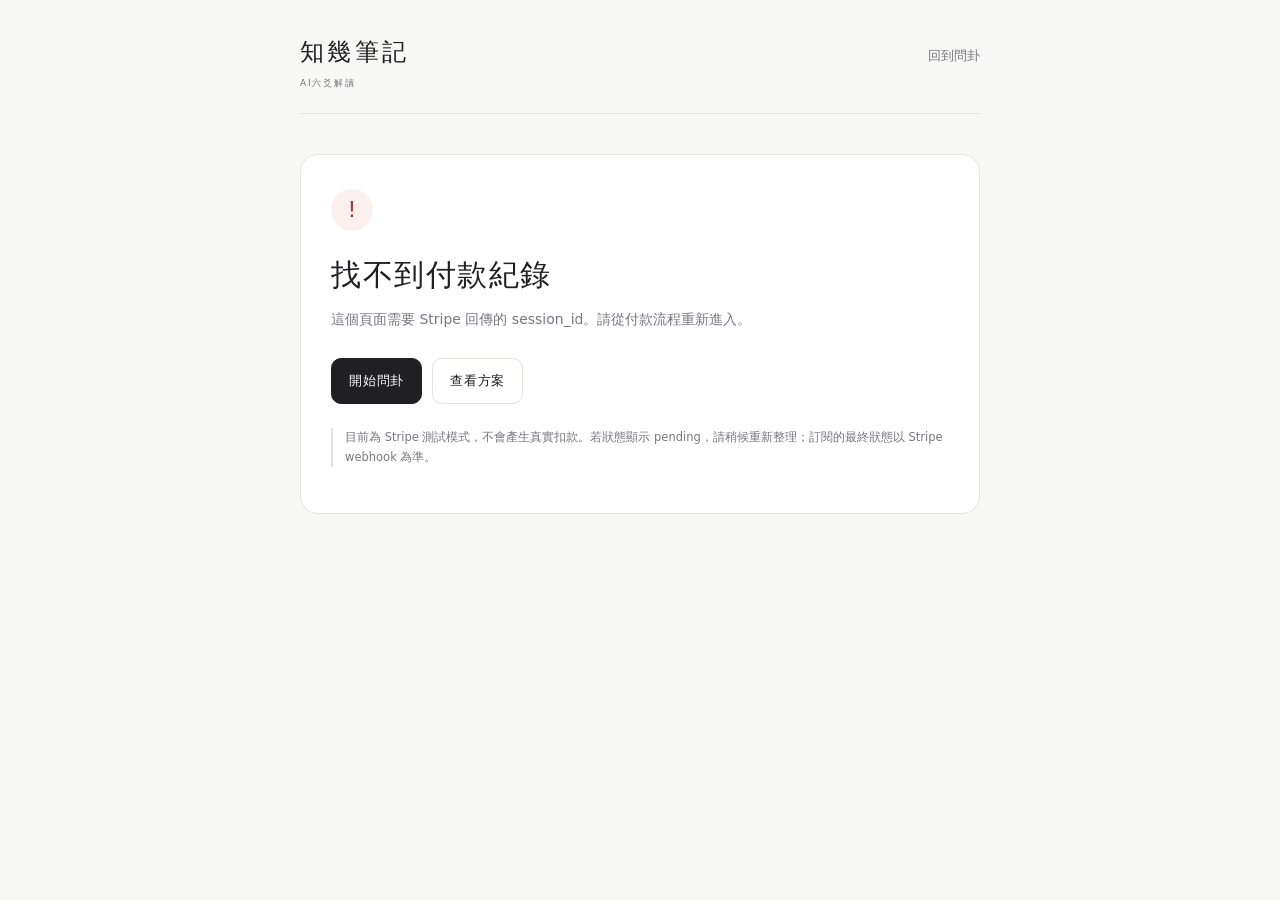
<file: public/billing-success.html>
<!DOCTYPE html>
<html lang="zh-Hant">
<head>
<meta charset="utf-8">
<meta name="viewport" content="width=device-width, initial-scale=1">
<meta name="robots" content="noindex">
<title>付款完成 · 知幾筆記</title>
<style>
  :root {
    --bg: #f7f7f5; --card: #fff; --ink: #202024; --ink-2: #4b4b52;
    --ink-3: #77777f; --line: #e4e4df; --accent: #a83b2f;
    --serif: "Noto Serif TC", "Songti TC", "PMingLiU", Georgia, serif;
    --sans: "Noto Sans TC", "PingFang TC", "Microsoft JhengHei", system-ui, sans-serif;
  }
  * { box-sizing: border-box; }
  body { margin: 0; background: var(--bg); color: var(--ink); font-family: var(--sans); line-height: 1.7; }
  .wrap { width: min(680px, calc(100% - 32px)); margin: 0 auto; padding: 32px 0 60px; }
  .top { display: flex; align-items: baseline; gap: 12px; padding-bottom: 22px; border-bottom: 1px solid var(--line); }
  .brand { font-family: var(--serif); font-size: 24px; letter-spacing: .14em; color: var(--ink); text-decoration: none; }
  .brand small { display: block; margin-top: 3px; font-family: var(--sans); font-size: 9px; letter-spacing: .2em; color: var(--ink-3); }
  .back { margin-left: auto; color: var(--ink-3); text-decoration: none; font-size: 13px; }
  .card { background: var(--card); border: 1px solid var(--line); border-radius: 18px; padding: 34px 30px; margin-top: 40px; }
  .mark { width: 42px; height: 42px; border-radius: 50%; display: grid; place-items: center; background: #edf6f0; color: #1a7f4b; font-size: 22px; }
  h1 { font-family: var(--serif); font-weight: 400; font-size: 30px; letter-spacing: .05em; margin: 18px 0 8px; }
  .lede { color: var(--ink-3); font-size: 14px; margin: 0 0 26px; }
  .rows { border-top: 1px solid var(--line); }
  .row { display: flex; justify-content: space-between; gap: 20px; padding: 13px 0; border-bottom: 1px solid var(--line); font-size: 13.5px; }
  .row span:first-child { color: var(--ink-3); }
  .row span:last-child { color: var(--ink); text-align: right; }
  .actions { display: flex; gap: 10px; flex-wrap: wrap; margin-top: 26px; }
  .btn { border: 1px solid var(--ink); background: var(--ink); color: #fff; border-radius: 10px; padding: 11px 17px; font-size: 13px; letter-spacing: .06em; text-decoration: none; cursor: pointer; font-family: var(--sans); }
  .btn.ghost { background: transparent; color: var(--ink); border-color: var(--line); }
  .btn[disabled] { opacity: .5; cursor: wait; }
  .error { display: none; margin-top: 14px; padding: 10px 12px; border: 1px solid #e0b4ad; background: #fff8f6; color: #8e3328; border-radius: 8px; font-size: 12.5px; }
  .note { color: var(--ink-3); font-size: 11.5px; margin-top: 24px; border-left: 2px solid var(--line); padding-left: 12px; }
  .loading { color: var(--ink-3); font-size: 13px; }
  @media (max-width: 520px) { .card { padding: 26px 20px; } h1 { font-size: 26px; } }
</style>
</head>
<body>
<div class="wrap">
  <div class="top">
    <a class="brand" href="/">知幾筆記<small>AI六爻解讀</small></a>
    <a class="back" href="/">回到問卦</a>
  </div>

  <main class="card">
    <div class="mark" id="mark">✓</div>
    <h1 id="title">正在確認付款…</h1>
    <p class="lede" id="lede">請稍候，正在向 Stripe 確認這筆交易。</p>

    <div class="rows" id="rows" hidden>
      <div class="row"><span>方案</span><span id="plan">—</span></div>
      <div class="row"><span>付款狀態</span><span id="payment">—</span></div>
      <div class="row"><span>訂閱狀態</span><span id="subscription">—</span></div>
      <div class="row"><span>Email</span><span id="email">—</span></div>
      <div class="row"><span>金額</span><span id="amount">—</span></div>
    </div>

    <div id="error" class="error" role="alert"></div>

    <div class="actions">
      <a class="btn" href="/">開始問卦</a>
      <button class="btn ghost" type="button" id="portalBtn" hidden>管理訂閱</button>
      <a class="btn ghost" href="/pricing.html">查看方案</a>
    </div>

    <p class="note" id="note">
      目前為 Stripe 測試模式，不會產生真實扣款。若狀態顯示 pending，請稍候重新整理；訂閱的最終狀態以 Stripe webhook 為準。
    </p>
  </main>
</div>

<script>
(() => {
  const CUSTOMER_KEY = "liuyao.billing.customer";
  const params = new URLSearchParams(window.location.search);
  const sessionId = params.get("session_id");
  const errorEl = document.getElementById("error");
  const rows = document.getElementById("rows");
  const portalBtn = document.getElementById("portalBtn");

  const PLAN_LABEL = { single: "單次解讀", monthly: "月訂" };
  const PAY_LABEL = { paid: "已付款", unpaid: "尚未付款", no_payment_required: "不需要付款" };
  const SUB_LABEL = { active: "生效中", trialing: "試用中", past_due: "付款逾期", canceled: "已取消", incomplete: "未完成" };

  function showError(message) {
    errorEl.textContent = message;
    errorEl.style.display = "block";
  }

  function text(id, value) {
    document.getElementById(id).textContent = value || "—";
  }

  async function postJSON(url, body) {
    const res = await fetch(url, {
      method: "POST",
      headers: { "Content-Type": "application/json" },
      body: JSON.stringify(body),
    });
    const data = await res.json().catch(() => ({}));
    if (!res.ok || !data.ok) throw new Error(data.error || "請求失敗");
    return data;
  }

  async function load() {
    if (!sessionId) {
      document.getElementById("title").textContent = "找不到付款紀錄";
      document.getElementById("lede").textContent = "這個頁面需要 Stripe 回傳的 session_id。請從付款流程重新進入。";
      document.getElementById("mark").textContent = "!";
      document.getElementById("mark").style.background = "#fbf0ee";
      document.getElementById("mark").style.color = "#a83b2f";
      return;
    }
    try {
      const res = await fetch("/api/stripe/session?session_id=" + encodeURIComponent(sessionId));
      const data = await res.json().catch(() => ({}));
      if (!res.ok || !data.ok) throw new Error(data.error || "無法讀取付款結果");

      const active = data.payment_status === "paid" || data.payment_status === "no_payment_required" || data.subscription_status === "active" || data.subscription_status === "trialing";
      document.getElementById("mark").textContent = active ? "✓" : "…";
      document.getElementById("title").textContent = active ? "付款完成，謝謝你" : "付款正在確認";
      document.getElementById("lede").textContent = active
        ? "這筆交易已由 Stripe 確認。你可以在同一瀏覽器管理訂閱與付款方式。"
        : "Stripe 尚未回傳最終付款狀態。若是延遲付款方式，完成後會自動更新。";

      if (data.customer_id) localStorage.setItem(CUSTOMER_KEY, data.customer_id);
      rows.hidden = false;
      text("plan", PLAN_LABEL[data.plan] || data.plan);
      text("payment", PAY_LABEL[data.payment_status] || data.payment_status);
      text("subscription", SUB_LABEL[data.subscription_status] || data.subscription_status);
      text("email", data.email);
      if (data.amount_total != null) {
        const amount = (data.amount_total / 100).toFixed(2);
        text("amount", (data.currency || "hkd").toUpperCase() + " " + amount);
      }
      if (data.customer_id) portalBtn.hidden = false;
    } catch (err) {
      document.getElementById("title").textContent = "無法確認付款";
      document.getElementById("lede").textContent = "請回到方案頁再試一次，或稍後重新整理。";
      showError(err.message || "讀取失敗");
    }
  }

  portalBtn.addEventListener("click", async () => {
    const customerId = localStorage.getItem(CUSTOMER_KEY);
    if (!customerId) {
      showError("這個瀏覽器沒有付款紀錄，無法開啟管理頁。");
      return;
    }
    portalBtn.disabled = true;
    try {
      const data = await postJSON("/api/stripe/portal", { customer_id: customerId });
      if (!data.url) throw new Error("Stripe 沒有回傳管理網址");
      window.location.href = data.url;
    } catch (err) {
      showError(err.message || "無法開啟訂閱管理");
      portalBtn.disabled = false;
    }
  });

  load();
})();
</script>
</body>
</html>
</file>
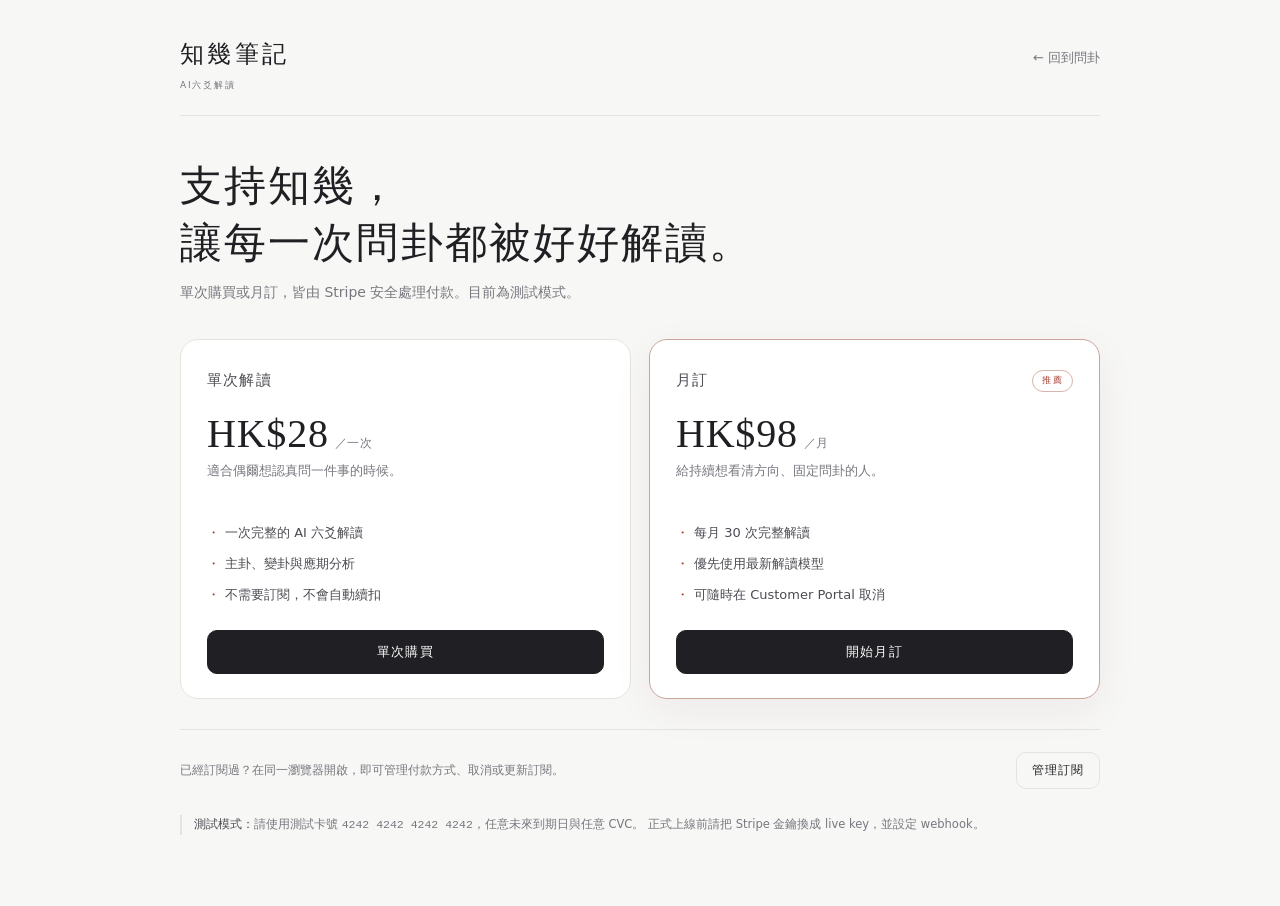
<file: public/pricing.html>
<!DOCTYPE html>
<html lang="zh-Hant">
<head>
<meta charset="utf-8">
<meta name="viewport" content="width=device-width, initial-scale=1">
<meta name="robots" content="noindex">
<title>方案與付款 · 知幾筆記</title>
<style>
  :root {
    --bg: #f7f7f5;
    --card: #ffffff;
    --ink: #202024;
    --ink-2: #4b4b52;
    --ink-3: #77777f;
    --line: #e4e4df;
    --accent: #a83b2f;
    --serif: "Noto Serif TC", "Songti TC", "PMingLiU", Georgia, serif;
    --sans: "Noto Sans TC", "PingFang TC", "Microsoft JhengHei", system-ui, sans-serif;
  }
  * { box-sizing: border-box; }
  body {
    margin: 0; background: var(--bg); color: var(--ink);
    font-family: var(--sans); line-height: 1.7;
  }
  .wrap { width: min(920px, calc(100% - 40px)); margin: 0 auto; padding: 34px 0 60px; }
  .top { display: flex; align-items: baseline; gap: 12px; padding-bottom: 22px; border-bottom: 1px solid var(--line); }
  .brand { font-family: var(--serif); font-size: 24px; letter-spacing: .14em; color: var(--ink); text-decoration: none; }
  .brand small { display: block; margin-top: 3px; font-family: var(--sans); font-size: 9px; letter-spacing: .2em; color: var(--ink-3); }
  .back { margin-left: auto; color: var(--ink-3); text-decoration: none; font-size: 13px; }
  .back:hover { color: var(--ink); }
  h1 { font-family: var(--serif); font-weight: 400; font-size: clamp(28px, 4.2vw, 42px); letter-spacing: .05em; line-height: 1.35; margin: 42px 0 10px; }
  .lede { color: var(--ink-3); margin: 0 0 34px; font-size: 14px; }
  .plans { display: grid; grid-template-columns: repeat(2, minmax(0, 1fr)); gap: 18px; }
  .plan {
    background: var(--card); border: 1px solid var(--line); border-radius: 18px;
    padding: 28px 26px 24px; display: flex; flex-direction: column; min-height: 340px;
  }
  .plan.featured { border-color: #c9a49a; box-shadow: 0 12px 40px rgba(80, 40, 30, .06); }
  .plan-head { display: flex; align-items: center; justify-content: space-between; gap: 10px; }
  .plan-name { font-size: 15px; letter-spacing: .08em; color: var(--ink-2); }
  .tag { font-size: 9px; letter-spacing: .14em; color: var(--accent); border: 1px solid #d8b6ad; border-radius: 999px; padding: 2px 9px; }
  .price { margin: 18px 0 4px; font-family: var(--serif); font-size: 40px; letter-spacing: .02em; line-height: 1.1; }
  .price span { font-family: var(--sans); font-size: 12px; color: var(--ink-3); letter-spacing: .04em; margin-left: 6px; }
  .plan p { color: var(--ink-3); font-size: 13px; margin: 0 0 18px; min-height: 44px; }
  ul { list-style: none; padding: 0; margin: 0 0 24px; display: grid; gap: 9px; }
  li { position: relative; padding-left: 18px; font-size: 13px; color: var(--ink-2); }
  li::before { content: "・"; position: absolute; left: 0; color: var(--accent); }
  .btn {
    margin-top: auto; width: 100%; border: 1px solid var(--ink); background: var(--ink);
    color: #fff; border-radius: 10px; padding: 12px 16px; font-size: 13px;
    letter-spacing: .08em; cursor: pointer; font-family: var(--sans);
  }
  .btn:hover { background: #000; }
  .btn.ghost { background: transparent; color: var(--ink); border-color: var(--line); }
  .btn.ghost:hover { background: #fff; border-color: var(--ink-3); }
  .btn[disabled] { opacity: .5; cursor: wait; }
  .manage { margin-top: 30px; padding: 22px 0 0; border-top: 1px solid var(--line); display: flex; align-items: center; gap: 14px; flex-wrap: wrap; }
  .manage p { margin: 0; color: var(--ink-3); font-size: 12px; flex: 1 1 260px; }
  .manage .btn { width: auto; margin: 0; padding: 9px 15px; font-size: 12px; }
  .note { margin-top: 26px; color: var(--ink-3); font-size: 11.5px; border-left: 2px solid var(--line); padding-left: 12px; }
  .note strong { color: var(--ink-2); font-weight: 500; }
  .error { display: none; margin: 16px 0 0; padding: 10px 12px; border: 1px solid #e0b4ad; background: #fff8f6; color: #8e3328; border-radius: 8px; font-size: 12.5px; }
  @media (max-width: 620px) {
    .wrap { width: min(100% - 28px, 520px); padding-top: 24px; }
    .plans { grid-template-columns: 1fr; }
    .plan { min-height: 0; }
    h1 { margin-top: 30px; }
    .manage .btn { width: 100%; }
  }
</style>
</head>
<body>
<div class="wrap">
  <div class="top">
    <a class="brand" href="/">知幾筆記<small>AI六爻解讀</small></a>
    <a class="back" href="/">← 回到問卦</a>
  </div>

  <h1>支持知幾，<br>讓每一次問卦都被好好解讀。</h1>
  <p class="lede">單次購買或月訂，皆由 Stripe 安全處理付款。目前為測試模式。</p>

  <div class="plans">
    <section class="plan">
      <div class="plan-head">
        <span class="plan-name">單次解讀</span>
      </div>
      <div class="price">HK$28<span>／一次</span></div>
      <p>適合偶爾想認真問一件事的時候。</p>
      <ul>
        <li>一次完整的 AI 六爻解讀</li>
        <li>主卦、變卦與應期分析</li>
        <li>不需要訂閱，不會自動續扣</li>
      </ul>
      <button class="btn" type="button" data-plan="single">單次購買</button>
    </section>

    <section class="plan featured">
      <div class="plan-head">
        <span class="plan-name">月訂</span>
        <span class="tag">推薦</span>
      </div>
      <div class="price">HK$98<span>／月</span></div>
      <p>給持續想看清方向、固定問卦的人。</p>
      <ul>
        <li>每月 30 次完整解讀</li>
        <li>優先使用最新解讀模型</li>
        <li>可隨時在 Customer Portal 取消</li>
      </ul>
      <button class="btn" type="button" data-plan="monthly">開始月訂</button>
    </section>
  </div>

  <div id="error" class="error" role="alert"></div>

  <div class="manage">
    <p>已經訂閱過？在同一瀏覽器開啟，即可管理付款方式、取消或更新訂閱。</p>
    <button class="btn ghost" type="button" id="portalBtn">管理訂閱</button>
  </div>

  <p class="note">
    <strong>測試模式：</strong>請使用測試卡號 <code>4242 4242 4242 4242</code>，任意未來到期日與任意 CVC。
    正式上線前請把 Stripe 金鑰換成 live key，並設定 webhook。
  </p>
</div>

<script>
(() => {
  const CUSTOMER_KEY = "liuyao.billing.customer";
  const errorEl = document.getElementById("error");

  function showError(message) {
    errorEl.textContent = message;
    errorEl.style.display = "block";
  }

  function clearError() {
    errorEl.textContent = "";
    errorEl.style.display = "none";
  }

  async function postJSON(url, body) {
    const res = await fetch(url, {
      method: "POST",
      headers: { "Content-Type": "application/json" },
      body: JSON.stringify(body),
    });
    const data = await res.json().catch(() => ({}));
    if (!res.ok || !data.ok) throw new Error(data.error || "請求失敗");
    return data;
  }

  document.querySelectorAll("[data-plan]").forEach((btn) => {
    btn.addEventListener("click", async () => {
      clearError();
      const plan = btn.dataset.plan;
      const label = btn.textContent;
      btn.disabled = true;
      btn.textContent = "前往 Stripe…";
      try {
        const data = await postJSON("/api/stripe/checkout", { plan });
        if (!data.url) throw new Error("Stripe 沒有回傳付款網址");
        window.location.href = data.url;
      } catch (err) {
        showError(err.message || "無法建立付款流程");
        btn.disabled = false;
        btn.textContent = label;
      }
    });
  });

  document.getElementById("portalBtn").addEventListener("click", async (e) => {
    clearError();
    const customerId = localStorage.getItem(CUSTOMER_KEY);
    if (!customerId) {
      showError("這個瀏覽器沒有付款紀錄。請先用同一瀏覽器完成一次付款，或回到付款完成頁。");
      return;
    }
    const btn = e.currentTarget;
    btn.disabled = true;
    try {
      const data = await postJSON("/api/stripe/portal", { customer_id: customerId });
      if (!data.url) throw new Error("Stripe 沒有回傳管理網址");
      window.location.href = data.url;
    } catch (err) {
      showError(err.message || "無法開啟訂閱管理");
      btn.disabled = false;
    }
  });
})();
</script>
</body>
</html>
</file>
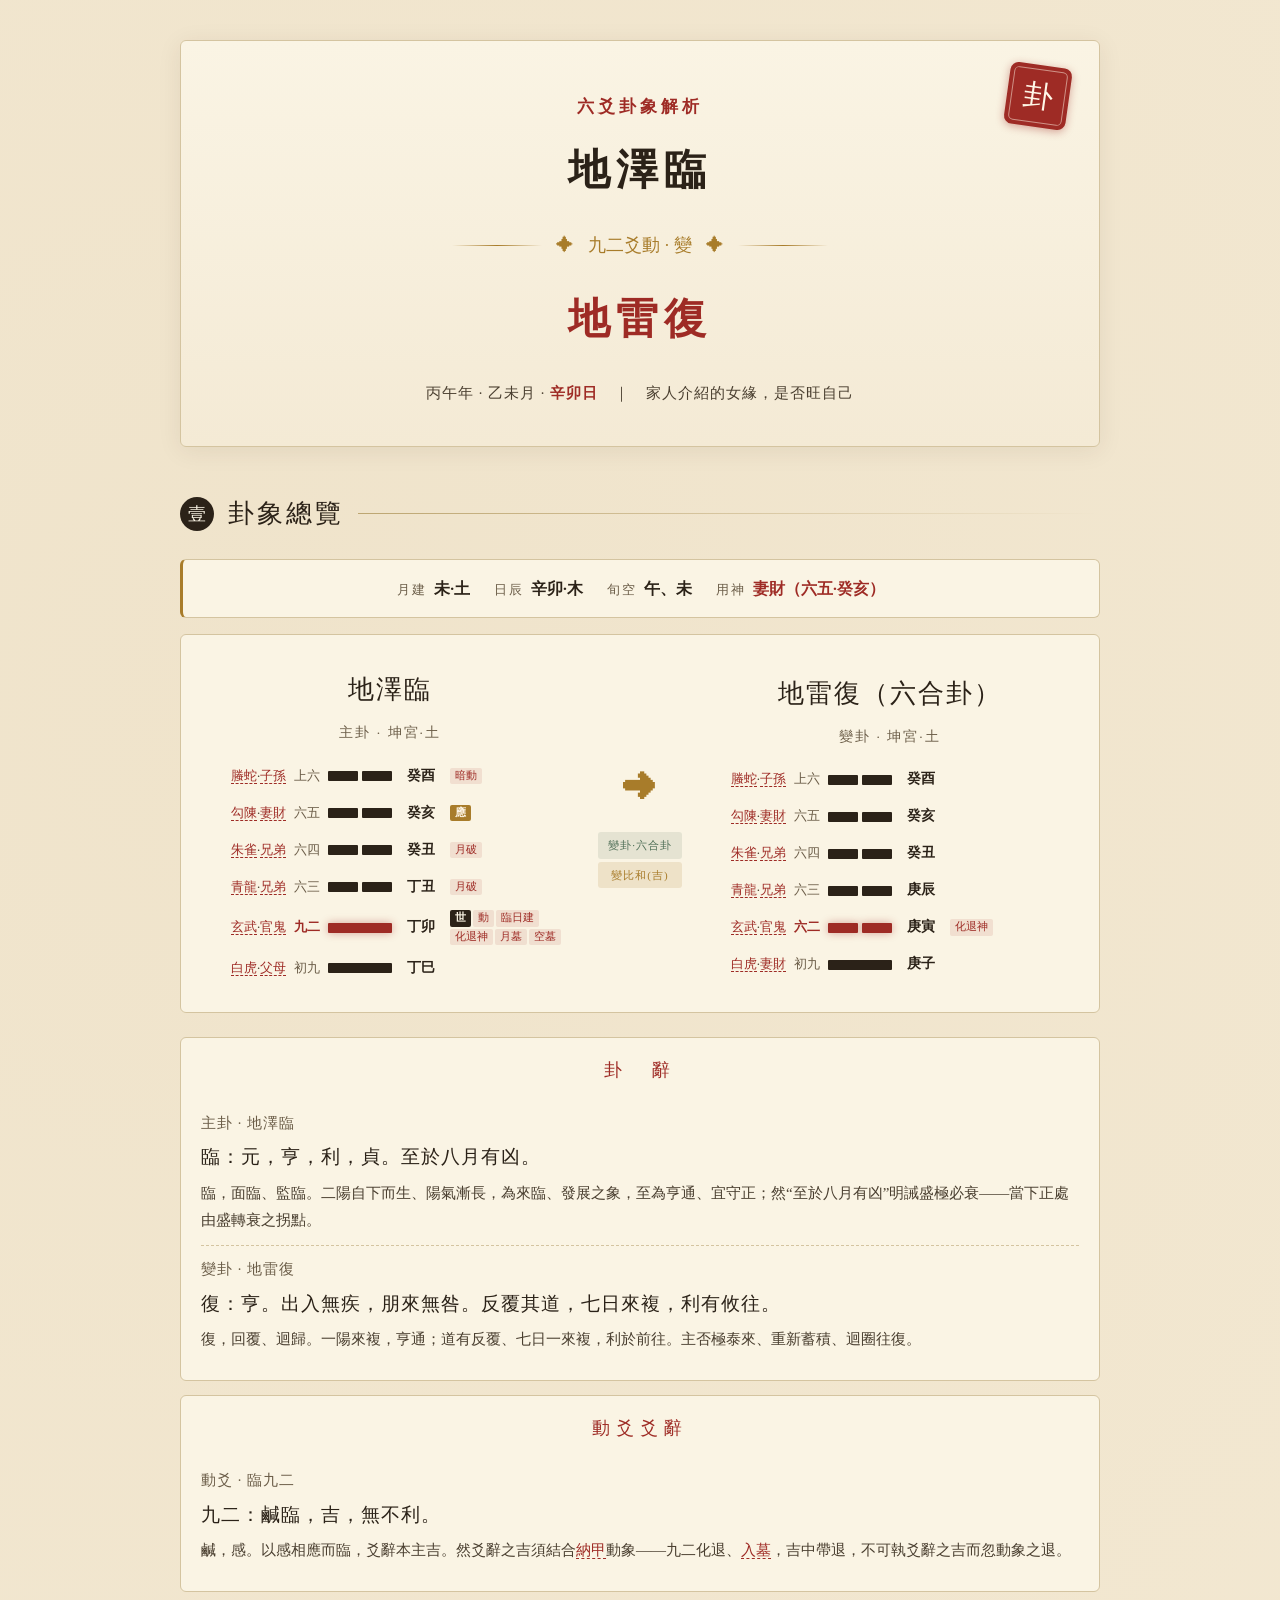
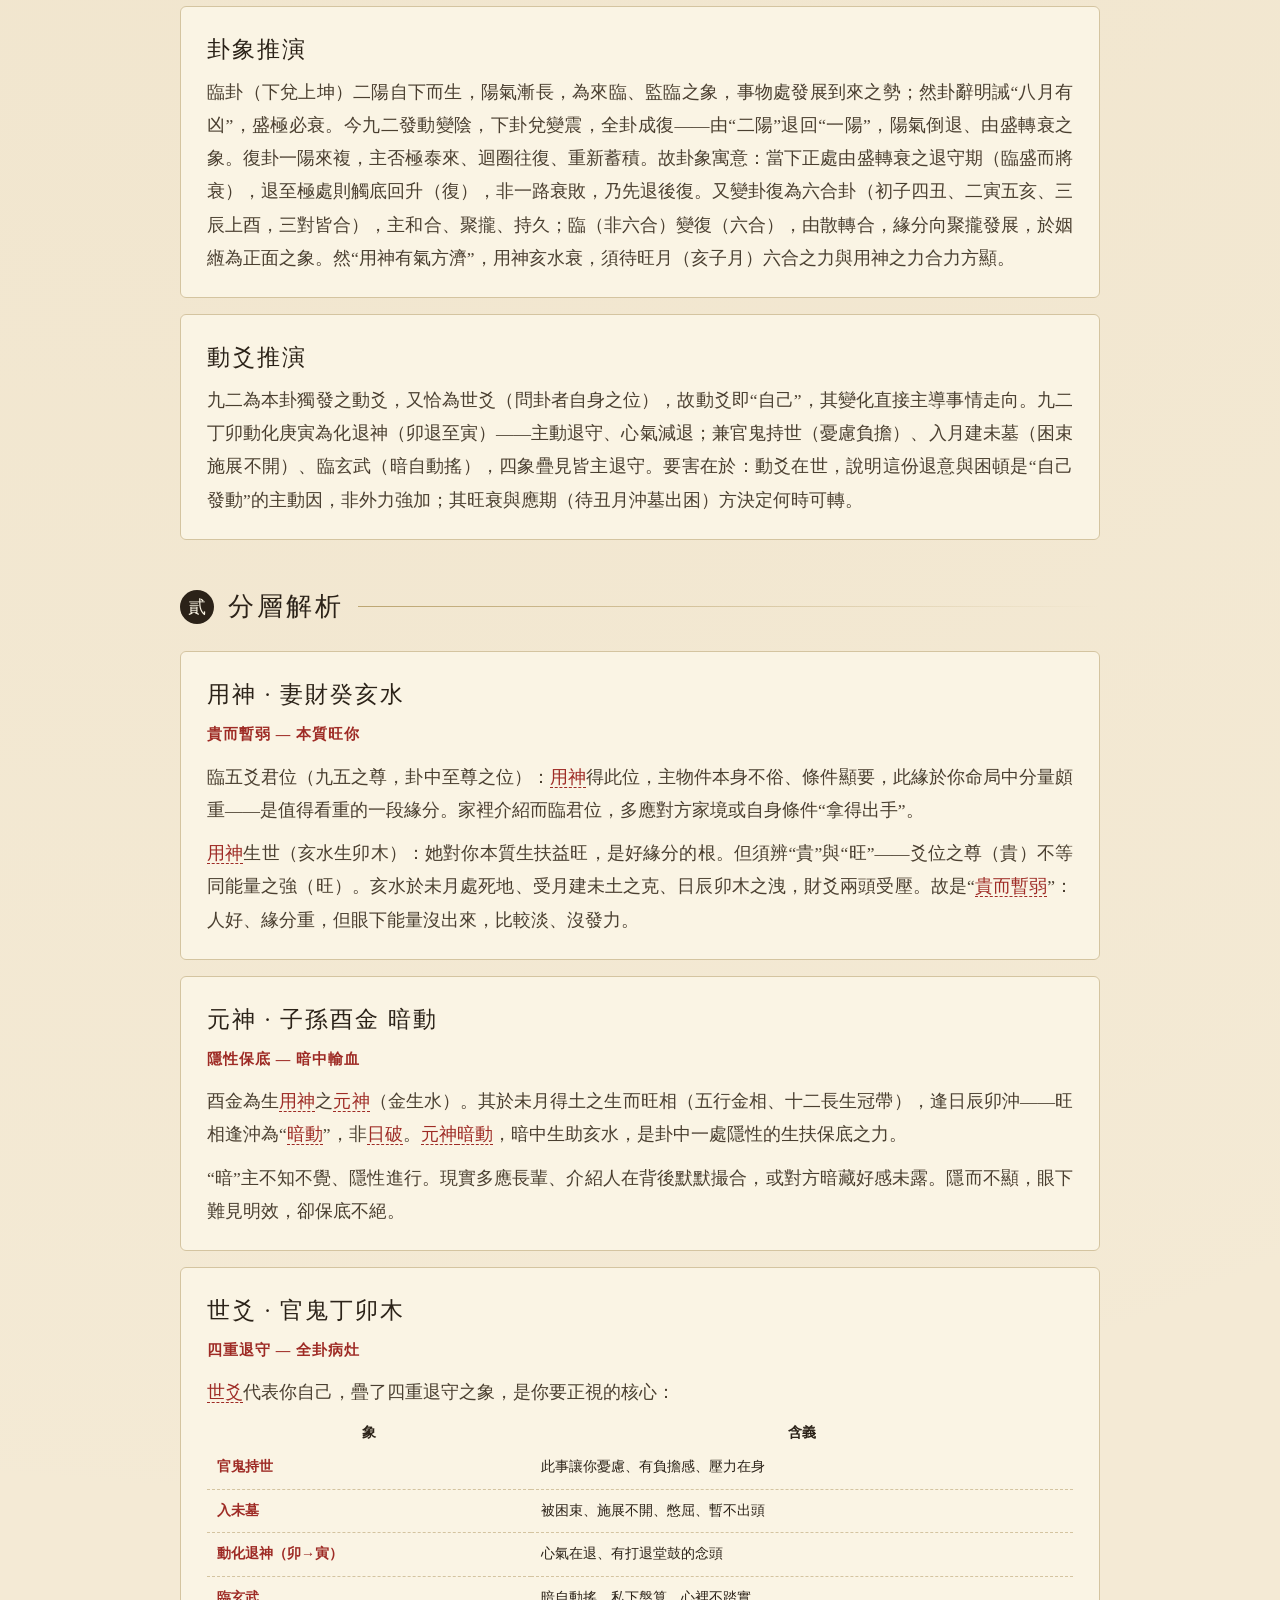
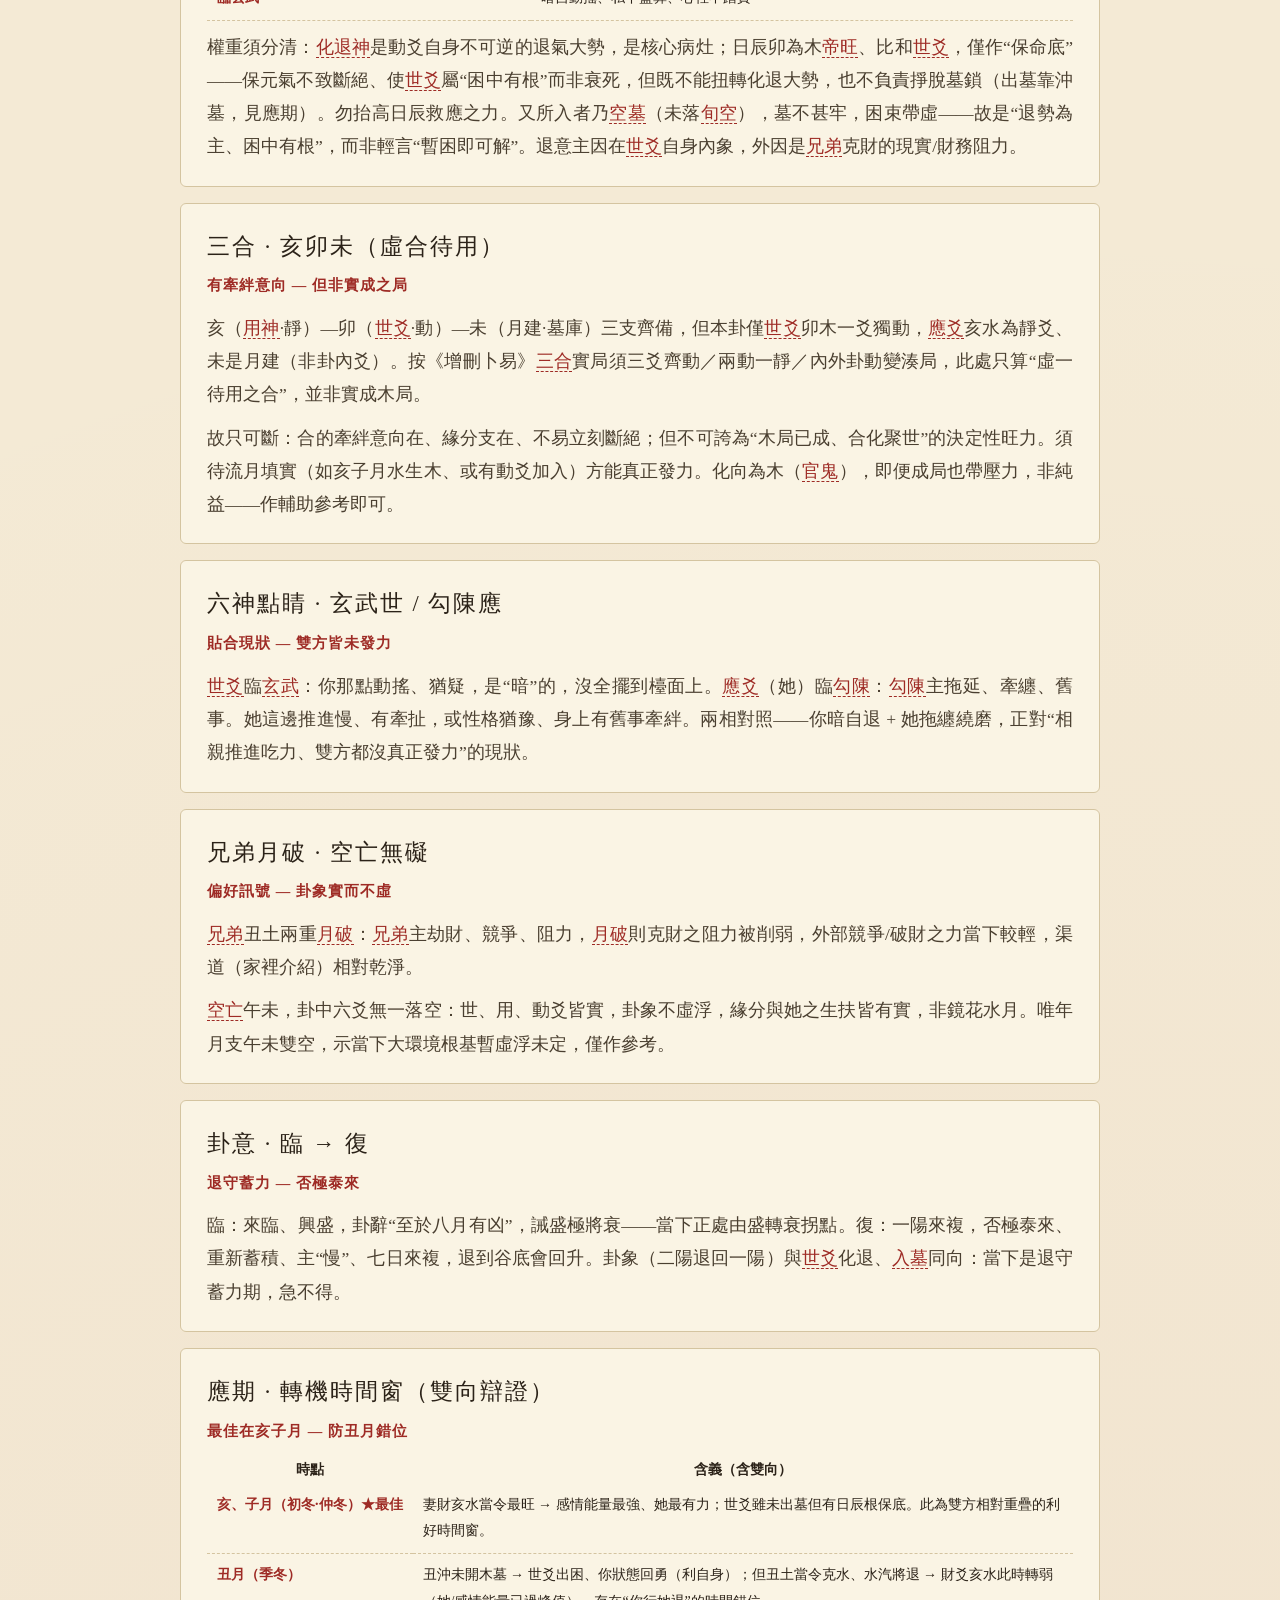
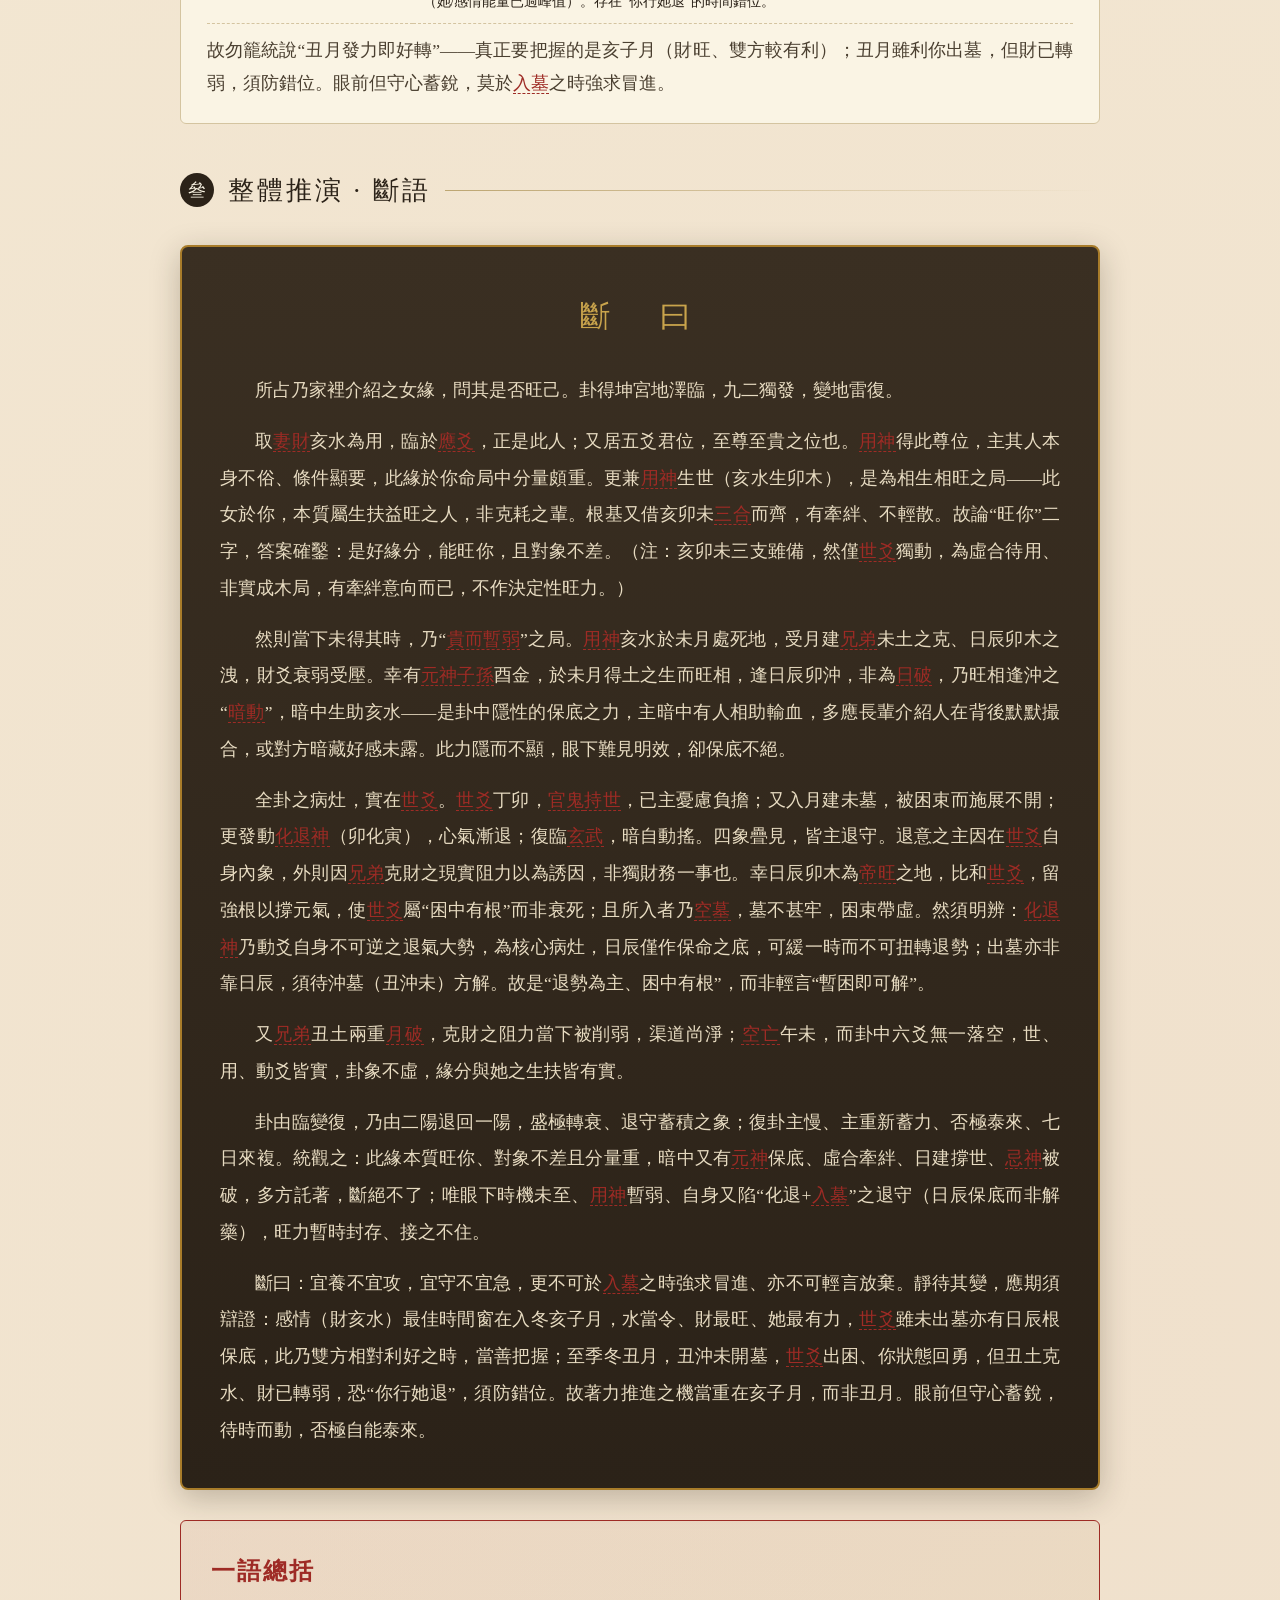
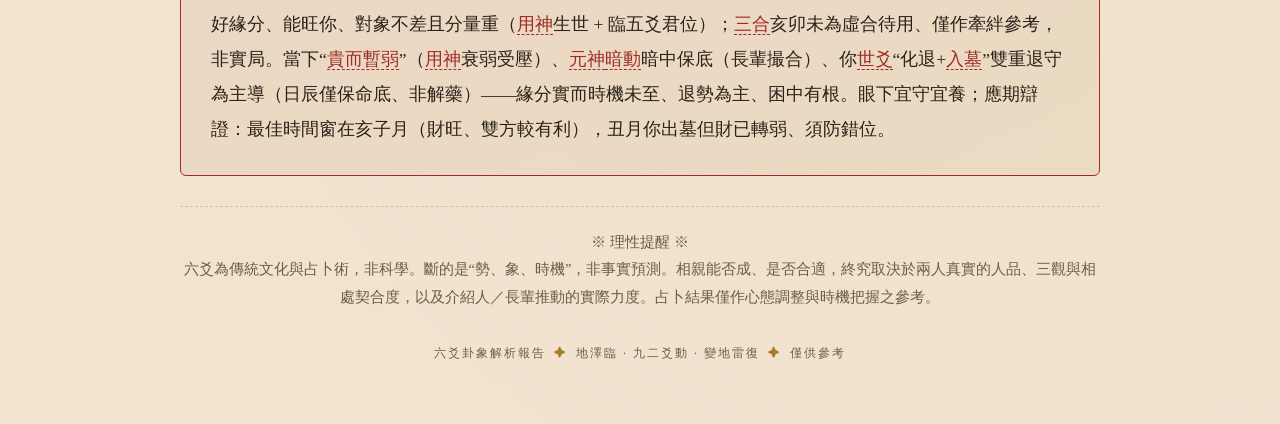
<file: docs/reports/01-是否旺己-地澤臨之復.html>
<!DOCTYPE html>
<html lang="zh-CN"><head><meta charset="UTF-8">
<meta name="viewport" content="width=device-width,initial-scale=1.0">
<title>是否旺己 · 地澤臨 · 九二爻動 · 變地雷復</title>
<style>
:root{
  --paper:#f4ead5; --paper-light:#faf4e4;
  --ink:#2b2218; --ink-soft:#4a3f30; --ink-fade:#6b5d48;
  --vermilion:#9e2b25; --vermilion-bright:#c0392b;
  --gold:#a87c2a; --gold-bright:#c9a44c;
  --jade:#4f6f57; --border:#d4c4a0; --border-strong:#bda672;
}
*{box-sizing:border-box;margin:0;padding:0}
body{
  font-family:'Noto Serif SC','Songti SC','SimSun',serif;
  background:radial-gradient(circle at 20% 10%,rgba(168,124,42,.06),transparent 40%),
             radial-gradient(circle at 80% 90%,rgba(158,43,37,.05),transparent 45%),var(--paper);
  color:var(--ink);line-height:1.9;font-size:17.5px;padding:40px 20px 60px;
}
.wrap{max-width:920px;margin:0 auto}
.header{text-align:center;padding:50px 30px 40px;background:linear-gradient(180deg,var(--paper-light),var(--paper));
  border:1px solid var(--border);border-radius:6px;position:relative;overflow:hidden;box-shadow:0 4px 24px rgba(60,40,10,.08)}
.seal{position:absolute;top:24px;right:30px;width:62px;height:62px;background:var(--vermilion);color:#fff7e8;
  font-family:'KaiTi',serif;font-size:30px;display:flex;align-items:center;justify-content:center;border-radius:8px;
  transform:rotate(8deg);box-shadow:0 2px 8px rgba(158,43,37,.4);line-height:1}
.seal::after{content:"";position:absolute;inset:4px;border:1.5px solid rgba(255,247,232,.5);border-radius:5px}
.title-sub{font-size:17px;color:var(--vermilion);letter-spacing:4px;margin-bottom:8px;font-weight:600}
.title-main{font-family:'KaiTi',serif;font-size:42px;color:var(--ink);letter-spacing:6px;margin-bottom:6px}
.title-main.red{color:var(--vermilion)}
.divider{display:flex;align-items:center;justify-content:center;gap:14px;margin:18px 0;color:var(--gold)}
.divider::before,.divider::after{content:"";height:1px;width:90px;background:linear-gradient(90deg,transparent,var(--gold),transparent)}
.info-grid{display:grid;grid-template-columns:repeat(auto-fit,minmax(200px,1fr));gap:14px;margin:24px 0}
.header-meta{margin-top:20px;font-size:14.5px;color:var(--ink-soft);letter-spacing:1px;line-height:1.8}
.header-meta .accent{color:var(--vermilion);font-weight:600}
.term{cursor:pointer;color:var(--vermilion);border-bottom:1px dashed var(--vermilion)}
.term:hover{background:rgba(158,43,37,.06)}
.ytag.term{border-bottom:none}
.popover{position:fixed;display:none;z-index:9999;max-width:320px;padding:14px 16px;background:#fffdf5;border:1px solid var(--border-strong);border-left:3px solid var(--vermilion);border-radius:6px;box-shadow:0 8px 28px rgba(40,30,15,.2);font-size:14px;line-height:1.75;color:var(--ink-soft)}
.popover .pop-title{font-family:'KaiTi',serif;font-size:16px;color:var(--vermilion);margin-bottom:6px;letter-spacing:1px;display:flex;justify-content:space-between;align-items:center}
.popover .pop-close{cursor:pointer;color:var(--ink-fade);font-size:18px;font-weight:400;margin-left:12px}
.popover .pop-text{color:var(--ink-soft)}
.info-card{background:var(--paper-light);border:1px solid var(--border);border-left:3px solid var(--gold);border-radius:4px;padding:16px 18px}
.info-card .label{font-size:13.5px;color:var(--ink-fade);letter-spacing:2px;margin-bottom:6px}
.info-card .value{font-size:17.5px;color:var(--ink);font-weight:600}
.info-card .value .accent{color:var(--vermilion)}
.section{margin:42px 0 20px}
.section-title{display:flex;align-items:center;gap:14px;margin-bottom:20px}
.section-title .num{width:34px;height:34px;background:var(--ink);color:var(--paper-light);font-family:'KaiTi',serif;
  font-size:18px;display:flex;align-items:center;justify-content:center;border-radius:50%;flex-shrink:0}
.section-title h2{font-family:'KaiTi',serif;font-size:26px;color:var(--ink);letter-spacing:3px;font-weight:400}
.section-title .line{flex:1;height:1px;background:linear-gradient(90deg,var(--border-strong),transparent)}
.meta-bar{display:flex;flex-wrap:wrap;justify-content:center;gap:12px 24px;padding:14px 20px;background:var(--paper-light);border:1px solid var(--border);border-left:3px solid var(--gold);border-radius:6px;margin-bottom:16px}
.meta-item{display:inline-flex;align-items:baseline;gap:7px}
.meta-k{font-size:12.5px;color:var(--ink-fade);letter-spacing:2px}
.meta-v{font-size:15.5px;color:var(--ink);font-weight:600}
.meta-v.accent{color:var(--vermilion)}
.hex-display{display:flex;align-items:center;justify-content:center;gap:24px;padding:30px 16px;
  background:var(--paper-light);border:1px solid var(--border);border-radius:6px;margin-bottom:24px;overflow-x:auto}
.hex-block{text-align:center}
.hex-mid{display:flex;flex-direction:column;align-items:center;gap:8px;flex-shrink:0;max-width:100px}
.hex-mid .gua-tags{margin:0;text-align:center}
.hex-mid .gua-tags .tag{display:block;margin:3px 0;font-size:11px;letter-spacing:1px}
.gua-name{font-family:'KaiTi',serif;font-size:26px;color:var(--ink);margin-bottom:6px;letter-spacing:2px}
.gua-tag{font-size:13.5px;color:var(--ink-fade);margin-bottom:16px;letter-spacing:2px}
.hex-lines{display:flex;flex-direction:column;gap:9px;align-items:center}
.yao{display:flex;align-items:center;gap:7px;width:368px;min-height:28px}
.yao .yleft{font-size:13px;color:var(--ink-soft);width:80px;text-align:right;flex-shrink:0;white-space:nowrap}
.yao .pos{font-size:13px;color:var(--ink-fade);width:28px;text-align:center;flex-shrink:0}
.yao .bars{width:64px;display:flex;justify-content:space-between;align-items:center;height:10px;flex-shrink:0}
.yao .bars .b{height:10px;background:var(--ink);border-radius:1px}
.yao .bars.solid .b{width:64px}
.yao .bars.split .b{width:30px}
.yao .yright{font-size:14px;color:var(--ink);width:44px;flex-shrink:0;white-space:nowrap;font-weight:600}
.yao .ytags{width:124px;display:flex;flex-wrap:wrap;gap:2px;align-items:center}
.yao .ytag{font-size:10.5px;padding:1px 5px;border-radius:2px;background:rgba(158,43,37,.1);color:var(--vermilion);white-space:nowrap;line-height:1.4}
.yao .ytag.shi{background:var(--ink);color:var(--paper-light);font-weight:600}
.yao .ytag.ying{background:var(--gold);color:#fff7e8;font-weight:600}
.yao.moving .b{background:var(--vermilion);box-shadow:0 0 8px rgba(158,43,37,.4)}
.yao.moving .pos{color:var(--vermilion);font-weight:600}
.arrow{font-size:34px;color:var(--gold)}
.board{background:var(--paper-light);border:1px solid var(--border-strong);border-radius:6px;overflow:hidden;box-shadow:0 2px 12px rgba(60,40,10,.06)}
.board table{width:100%;border-collapse:collapse;font-size:14.5px}
.board th{background:var(--ink);color:var(--paper-light);padding:12px 8px;font-weight:600;letter-spacing:2px;font-size:13px}
.board td{padding:13px 8px;text-align:center;border-bottom:1px solid var(--border)}
.board tr:last-child td{border-bottom:none}
.board tr:nth-child(even) td{background:rgba(168,124,42,.04)}
.board tr.moving td{background:rgba(158,43,37,.07)}
.board .ys{color:var(--vermilion);font-weight:700}
.board .sy{font-weight:700}
.tag{display:inline-block;font-size:11.5px;padding:2px 7px;border-radius:3px;margin:1px;letter-spacing:1px}
.tag-red{background:rgba(158,43,37,.12);color:var(--vermilion)}
.tag-jade{background:rgba(79,111,87,.12);color:var(--jade)}
.tag-gold{background:rgba(168,124,42,.15);color:var(--gold)}
.params{display:grid;grid-template-columns:repeat(auto-fit,minmax(160px,1fr));gap:10px;margin:20px 0}
.param{background:var(--paper-light);border:1px solid var(--border);border-radius:4px;padding:12px 14px;text-align:center}
.param .k{font-size:12.5px;color:var(--ink-fade);letter-spacing:2px;margin-bottom:4px}
.param .v{font-size:15.5px;color:var(--ink);font-weight:600}
.param .v.red{color:var(--vermilion)}
.card{background:var(--paper-light);border:1px solid var(--border);border-radius:6px;padding:22px 26px;margin-bottom:16px}
.card .ct{font-family:'KaiTi',serif;font-size:22.5px;color:var(--ink);margin-bottom:4px;letter-spacing:2px}
.card .cs{font-size:14.5px;color:var(--vermilion);margin-bottom:12px;letter-spacing:1px;font-weight:600}
.card p{color:var(--ink-soft);margin-bottom:10px;text-align:justify}
.card p:last-child{margin-bottom:0}
.ci-block{background:var(--paper-light);border:1px solid var(--border);border-radius:6px;padding:16px 20px;margin-bottom:14px}
.ci-cap{font-family:'KaiTi',serif;font-size:17.5px;color:var(--vermilion);letter-spacing:6px;margin-bottom:12px;text-align:center}
.ci-item{padding:10px 0;border-bottom:1px dashed var(--border)}
.ci-item:last-child{border-bottom:none}
.ci-label{font-size:14.5px;color:var(--ink-fade);margin-bottom:5px;letter-spacing:1px}
.ci-text{font-family:'KaiTi','STKaiti',serif;font-size:18.5px;color:var(--ink);margin-bottom:6px;letter-spacing:1px;line-height:1.7}
.ci-note{font-size:15px;color:var(--ink-soft);line-height:1.85}
.gua-tags{text-align:center;margin:-6px 0 20px}
.gua-tags .tag{font-size:13px;padding:3px 10px}
.mini-table{width:100%;border-collapse:collapse;margin:10px 0;font-size:14px}
.mini-table td{padding:8px 10px;border-bottom:1px dashed var(--border);vertical-align:top}
.mini-table td:first-child{color:var(--vermilion);font-weight:600;white-space:nowrap}
.verdict{background:linear-gradient(180deg,#3a2f22,#2b2218);border:2px solid var(--gold);border-radius:8px;
  padding:40px 38px;margin:30px 0;color:#f0e6d0;box-shadow:0 8px 30px rgba(40,30,15,.25)}
.verdict-title{text-align:center;font-family:'KaiTi',serif;font-size:30px;color:var(--gold-bright);letter-spacing:10px;margin-bottom:28px}
.verdict-body{font-size:17.5px;line-height:2.1;color:#e8dcc2;text-indent:2em;text-align:justify}
.verdict-body p{margin-bottom:14px}
.verdict-body p:last-child{margin-bottom:0}
.summary{background:linear-gradient(135deg,rgba(158,43,37,.06),rgba(168,124,42,.06));border:1.5px solid var(--vermilion);
  border-radius:6px;padding:28px 30px;margin:30px 0}
.summary h3{font-family:'KaiTi',serif;font-size:24px;color:var(--vermilion);margin-bottom:12px;letter-spacing:2px}
.summary p{color:var(--ink);font-size:17.5px;line-height:2}
.notice{text-align:center;font-size:14.5px;color:var(--ink-fade);border-top:1px dashed var(--border);padding-top:22px;margin-top:30px;line-height:1.9}
.footer{text-align:center;margin-top:30px;font-size:12px;color:var(--ink-fade);letter-spacing:2px}
.footer .orn{color:var(--gold);margin:0 8px}
@keyframes fadeUp{from{opacity:0;transform:translateY(16px)}to{opacity:1;transform:none}}
.header,.hex-display,.board,.card,.verdict,.summary{animation:fadeUp .7s ease both}
@media(max-width:600px){body{padding:20px 12px 40px}.title-main{font-size:32px}.board{overflow-x:auto}.board table{min-width:560px}}
</style></head><body><div class="wrap">

<header class="header">
  <div class="seal">卦</div>
  <div class="title-sub">六爻卦象解析</div>
  <h1 class="title-main">地澤臨</h1>
  <div class="divider"><span>✦</span><span>九二爻動 · 變</span><span>✦</span></div>
  <h1 class="title-main red">地雷復</h1>
  <div class="header-meta">丙午年 · 乙未月 · <span class="accent">辛卯日</span>　｜　家人介紹的女緣，是否旺自己</div>
</header>

<div class="section">
  <div class="section-title"><div class="num">壹</div><h2>卦象總覽</h2><div class="line"></div></div>
  <div class="meta-bar"><span class="meta-item"><span class="meta-k">月建</span><span class="meta-v">未·土</span></span><span class="meta-item"><span class="meta-k">日辰</span><span class="meta-v">辛卯·木</span></span><span class="meta-item"><span class="meta-k">旬空</span><span class="meta-v">午、未</span></span><span class="meta-item"><span class="meta-k">用神</span><span class="meta-v accent">妻財（六五·癸亥）</span></span></div>
  <div class="hex-display"><div class="hex-block"><div class="gua-name">地澤臨</div><div class="gua-tag">主卦 · 坤宮·土</div><div class="hex-lines"><div class="yao"><span class="yleft"><span class="term" data-term="螣蛇" tabindex="0">螣蛇</span>·<span class="term" data-term="子孫" tabindex="0">子孫</span></span><span class="pos">上六</span><div class="bars split"><span class="b"></span><span class="b"></span></div><span class="yright">癸酉</span><span class="ytags"><span class="ytag term" data-term="暗動" tabindex="0">暗動</span></span></div><div class="yao"><span class="yleft"><span class="term" data-term="勾陳" tabindex="0">勾陳</span>·<span class="term" data-term="妻財" tabindex="0">妻財</span></span><span class="pos">六五</span><div class="bars split"><span class="b"></span><span class="b"></span></div><span class="yright">癸亥</span><span class="ytags"><span class="ytag ying term" data-term="應爻" tabindex="0">應</span></span></div><div class="yao"><span class="yleft"><span class="term" data-term="朱雀" tabindex="0">朱雀</span>·<span class="term" data-term="兄弟" tabindex="0">兄弟</span></span><span class="pos">六四</span><div class="bars split"><span class="b"></span><span class="b"></span></div><span class="yright">癸丑</span><span class="ytags"><span class="ytag term" data-term="月破" tabindex="0">月破</span></span></div><div class="yao"><span class="yleft"><span class="term" data-term="青龍" tabindex="0">青龍</span>·<span class="term" data-term="兄弟" tabindex="0">兄弟</span></span><span class="pos">六三</span><div class="bars split"><span class="b"></span><span class="b"></span></div><span class="yright">丁丑</span><span class="ytags"><span class="ytag term" data-term="月破" tabindex="0">月破</span></span></div><div class="yao moving"><span class="yleft"><span class="term" data-term="玄武" tabindex="0">玄武</span>·<span class="term" data-term="官鬼" tabindex="0">官鬼</span></span><span class="pos">九二</span><div class="bars solid"><span class="b"></span></div><span class="yright">丁卯</span><span class="ytags"><span class="ytag shi term" data-term="世爻" tabindex="0">世</span><span class="ytag">動</span><span class="ytag term" data-term="臨日建" tabindex="0">臨日建</span><span class="ytag term" data-term="化退神" tabindex="0">化退神</span><span class="ytag term" data-term="月墓" tabindex="0">月墓</span><span class="ytag term" data-term="空墓" tabindex="0">空墓</span></span></div><div class="yao"><span class="yleft"><span class="term" data-term="白虎" tabindex="0">白虎</span>·<span class="term" data-term="父母" tabindex="0">父母</span></span><span class="pos">初九</span><div class="bars solid"><span class="b"></span></div><span class="yright">丁巳</span><span class="ytags"></span></div></div></div><div class="hex-mid"><div class="arrow">➜</div><div class="gua-tags"><span class="tag tag-jade">變卦·六合卦</span><span class="tag tag-gold">變比和(吉)</span></div></div><div class="hex-block"><div class="gua-name">地雷復（六合卦）</div><div class="gua-tag">變卦 · 坤宮·土</div><div class="hex-lines"><div class="yao"><span class="yleft"><span class="term" data-term="螣蛇" tabindex="0">螣蛇</span>·<span class="term" data-term="子孫" tabindex="0">子孫</span></span><span class="pos">上六</span><div class="bars split"><span class="b"></span><span class="b"></span></div><span class="yright">癸酉</span><span class="ytags"></span></div><div class="yao"><span class="yleft"><span class="term" data-term="勾陳" tabindex="0">勾陳</span>·<span class="term" data-term="妻財" tabindex="0">妻財</span></span><span class="pos">六五</span><div class="bars split"><span class="b"></span><span class="b"></span></div><span class="yright">癸亥</span><span class="ytags"></span></div><div class="yao"><span class="yleft"><span class="term" data-term="朱雀" tabindex="0">朱雀</span>·<span class="term" data-term="兄弟" tabindex="0">兄弟</span></span><span class="pos">六四</span><div class="bars split"><span class="b"></span><span class="b"></span></div><span class="yright">癸丑</span><span class="ytags"></span></div><div class="yao"><span class="yleft"><span class="term" data-term="青龍" tabindex="0">青龍</span>·<span class="term" data-term="兄弟" tabindex="0">兄弟</span></span><span class="pos">六三</span><div class="bars split"><span class="b"></span><span class="b"></span></div><span class="yright">庚辰</span><span class="ytags"></span></div><div class="yao moving"><span class="yleft"><span class="term" data-term="玄武" tabindex="0">玄武</span>·<span class="term" data-term="官鬼" tabindex="0">官鬼</span></span><span class="pos">六二</span><div class="bars split"><span class="b"></span><span class="b"></span></div><span class="yright">庚寅</span><span class="ytags"><span class="ytag term" data-term="化退神" tabindex="0">化退神</span></span></div><div class="yao"><span class="yleft"><span class="term" data-term="白虎" tabindex="0">白虎</span>·<span class="term" data-term="妻財" tabindex="0">妻財</span></span><span class="pos">初九</span><div class="bars solid"><span class="b"></span></div><span class="yright">庚子</span><span class="ytags"></span></div></div></div></div>
  <div class="ci-block"><div class="ci-cap">卦　辭</div><div class="ci-item"><div class="ci-label">主卦 · 地澤臨</div><div class="ci-text">臨：元，亨，利，貞。至於八月有凶。</div><div class="ci-note">臨，面臨、監臨。二陽自下而生、陽氣漸長，為來臨、發展之象，至為亨通、宜守正；然“至於八月有凶”明誡盛極必衰——當下正處由盛轉衰之拐點。</div></div><div class="ci-item"><div class="ci-label">變卦 · 地雷復</div><div class="ci-text">復：亨。出入無疾，朋來無咎。反覆其道，七日來複，利有攸往。</div><div class="ci-note">復，回覆、迴歸。一陽來複，亨通；道有反覆、七日一來複，利於前往。主否極泰來、重新蓄積、迴圈往復。</div></div></div><div class="ci-block"><div class="ci-cap">動爻爻辭</div><div class="ci-item"><div class="ci-label">動爻 · 臨九二</div><div class="ci-text">九二：鹹臨，吉，無不利。</div><div class="ci-note">鹹，感。以感相應而臨，爻辭本主吉。然爻辭之吉須結合<span class="term" data-term="納甲" tabindex="0">納甲</span>動象——九二化退、<span class="term" data-term="入墓" tabindex="0">入墓</span>，吉中帶退，不可執爻辭之吉而忽動象之退。</div></div></div><div class="card"><div class="ct">卦象推演</div><p>臨卦（下兌上坤）二陽自下而生，陽氣漸長，為來臨、監臨之象，事物處發展到來之勢；然卦辭明誡“八月有凶”，盛極必衰。今九二發動變陰，下卦兌變震，全卦成復——由“二陽”退回“一陽”，陽氣倒退、由盛轉衰之象。復卦一陽來複，主否極泰來、迴圈往復、重新蓄積。故卦象寓意：當下正處由盛轉衰之退守期（臨盛而將衰），退至極處則觸底回升（復），非一路衰敗，乃先退後復。又變卦復為六合卦（初子四丑、二寅五亥、三辰上酉，三對皆合），主和合、聚攏、持久；臨（非六合）變復（六合），由散轉合，緣分向聚攏發展，於姻緪為正面之象。然“用神有氣方濟”，用神亥水衰，須待旺月（亥子月）六合之力與用神之力合力方顯。</p></div><div class="card"><div class="ct">動爻推演</div><p>九二為本卦獨發之動爻，又恰為世爻（問卦者自身之位），故動爻即“自己”，其變化直接主導事情走向。九二丁卯動化庚寅為化退神（卯退至寅）——主動退守、心氣減退；兼官鬼持世（憂慮負擔）、入月建未墓（困束施展不開）、臨玄武（暗自動搖），四象疊見皆主退守。要害在於：動爻在世，說明這份退意與困頓是“自己發動”的主動因，非外力強加；其旺衰與應期（待丑月沖墓出困）方決定何時可轉。</p></div>
</div>

<div class="section">
  <div class="section-title"><div class="num">貳</div><h2>分層解析</h2><div class="line"></div></div>
  <div class="card"><div class="ct">用神 · 妻財癸亥水</div><div class="cs">貴而暫弱 — 本質旺你</div><p>臨五爻君位（九五之尊，卦中至尊之位）：<span class="term" data-term="用神" tabindex="0">用神</span>得此位，主物件本身不俗、條件顯要，此緣於你命局中分量頗重——是值得看重的一段緣分。家裡介紹而臨君位，多應對方家境或自身條件“拿得出手”。</p><p><span class="term" data-term="用神" tabindex="0">用神</span>生世（亥水生卯木）：她對你本質生扶益旺，是好緣分的根。但須辨“貴”與“旺”——爻位之尊（貴）不等同能量之強（旺）。亥水於未月處死地、受月建未土之克、日辰卯木之洩，財爻兩頭受壓。故是“<span class="term" data-term="貴而暫弱" tabindex="0">貴而暫弱</span>”：人好、緣分重，但眼下能量沒出來，比較淡、沒發力。</p></div><div class="card"><div class="ct">元神 · 子孫酉金 暗動</div><div class="cs">隱性保底 — 暗中輸血</div><p>酉金為生<span class="term" data-term="用神" tabindex="0">用神</span>之<span class="term" data-term="元神" tabindex="0">元神</span>（金生水）。其於未月得土之生而旺相（五行金相、十二長生冠帶），逢日辰卯沖——旺相逢沖為“<span class="term" data-term="暗動" tabindex="0">暗動</span>”，非<span class="term" data-term="日破" tabindex="0">日破</span>。<span class="term" data-term="元神" tabindex="0">元神</span><span class="term" data-term="暗動" tabindex="0">暗動</span>，暗中生助亥水，是卦中一處隱性的生扶保底之力。</p><p>“暗”主不知不覺、隱性進行。現實多應長輩、介紹人在背後默默撮合，或對方暗藏好感未露。隱而不顯，眼下難見明效，卻保底不絕。</p></div><div class="card"><div class="ct">世爻 · 官鬼丁卯木</div><div class="cs">四重退守 — 全卦病灶</div><p><span class="term" data-term="世爻" tabindex="0">世爻</span>代表你自己，疊了四重退守之象，是你要正視的核心：</p><table class="mini-table"><thead><tr><th>象</th><th>含義</th></tr></thead><tbody><tr><td>官鬼持世</td><td>此事讓你憂慮、有負擔感、壓力在身</td></tr><tr><td>入未墓</td><td>被困束、施展不開、憋屈、暫不出頭</td></tr><tr><td>動化退神（卯→寅）</td><td>心氣在退、有打退堂鼓的念頭</td></tr><tr><td>臨玄武</td><td>暗自動搖、私下盤算、心裡不踏實</td></tr></tbody></table><p>權重須分清：<span class="term" data-term="化退神" tabindex="0">化退神</span>是動爻自身不可逆的退氣大勢，是核心病灶；日辰卯為木<span class="term" data-term="帝旺" tabindex="0">帝旺</span>、比和<span class="term" data-term="世爻" tabindex="0">世爻</span>，僅作“保命底”——保元氣不致斷絕、使<span class="term" data-term="世爻" tabindex="0">世爻</span>屬“困中有根”而非衰死，但既不能扭轉化退大勢，也不負責掙脫墓鎖（出墓靠沖墓，見應期）。勿抬高日辰救應之力。又所入者乃<span class="term" data-term="空墓" tabindex="0">空墓</span>（未落<span class="term" data-term="旬空" tabindex="0">旬空</span>），墓不甚牢，困束帶虛——故是“退勢為主、困中有根”，而非輕言“暫困即可解”。退意主因在<span class="term" data-term="世爻" tabindex="0">世爻</span>自身內象，外因是<span class="term" data-term="兄弟" tabindex="0">兄弟</span>克財的現實/財務阻力。</p></div><div class="card"><div class="ct">三合 · 亥卯未（虛合待用）</div><div class="cs">有牽絆意向 — 但非實成之局</div><p>亥（<span class="term" data-term="用神" tabindex="0">用神</span>·靜）—卯（<span class="term" data-term="世爻" tabindex="0">世爻</span>·動）—未（月建·墓庫）三支齊備，但本卦僅<span class="term" data-term="世爻" tabindex="0">世爻</span>卯木一爻獨動，<span class="term" data-term="應爻" tabindex="0">應爻</span>亥水為靜爻、未是月建（非卦內爻）。按《增刪卜易》<span class="term" data-term="三合" tabindex="0">三合</span>實局須三爻齊動／兩動一靜／內外卦動變湊局，此處只算“虛一待用之合”，並非實成木局。</p><p>故只可斷：合的牽絆意向在、緣分支在、不易立刻斷絕；但不可誇為“木局已成、合化聚世”的決定性旺力。須待流月填實（如亥子月水生木、或有動爻加入）方能真正發力。化向為木（<span class="term" data-term="官鬼" tabindex="0">官鬼</span>），即便成局也帶壓力，非純益——作輔助參考即可。</p></div><div class="card"><div class="ct">六神點睛 · 玄武世 / 勾陳應</div><div class="cs">貼合現狀 — 雙方皆未發力</div><p><span class="term" data-term="世爻" tabindex="0">世爻</span>臨<span class="term" data-term="玄武" tabindex="0">玄武</span>：你那點動搖、猶疑，是“暗”的，沒全擺到檯面上。<span class="term" data-term="應爻" tabindex="0">應爻</span>（她）臨<span class="term" data-term="勾陳" tabindex="0">勾陳</span>：<span class="term" data-term="勾陳" tabindex="0">勾陳</span>主拖延、牽纏、舊事。她這邊推進慢、有牽扯，或性格猶豫、身上有舊事牽絆。兩相對照——你暗自退 + 她拖纏繞磨，正對“相親推進吃力、雙方都沒真正發力”的現狀。</p></div><div class="card"><div class="ct">兄弟月破 · 空亡無礙</div><div class="cs">偏好訊號 — 卦象實而不虛</div><p><span class="term" data-term="兄弟" tabindex="0">兄弟</span>丑土兩重<span class="term" data-term="月破" tabindex="0">月破</span>：<span class="term" data-term="兄弟" tabindex="0">兄弟</span>主劫財、競爭、阻力，<span class="term" data-term="月破" tabindex="0">月破</span>則克財之阻力被削弱，外部競爭/破財之力當下較輕，渠道（家裡介紹）相對乾淨。</p><p><span class="term" data-term="空亡" tabindex="0">空亡</span>午未，卦中六爻無一落空：世、用、動爻皆實，卦象不虛浮，緣分與她之生扶皆有實，非鏡花水月。唯年月支午未雙空，示當下大環境根基暫虛浮未定，僅作參考。</p></div><div class="card"><div class="ct">卦意 · 臨 → 復</div><div class="cs">退守蓄力 — 否極泰來</div><p>臨：來臨、興盛，卦辭“至於八月有凶”，誡盛極將衰——當下正處由盛轉衰拐點。復：一陽來複，否極泰來、重新蓄積、主“慢”、七日來複，退到谷底會回升。卦象（二陽退回一陽）與<span class="term" data-term="世爻" tabindex="0">世爻</span>化退、<span class="term" data-term="入墓" tabindex="0">入墓</span>同向：當下是退守蓄力期，急不得。</p></div><div class="card"><div class="ct">應期 · 轉機時間窗（雙向辯證）</div><div class="cs">最佳在亥子月 — 防丑月錯位</div><table class="mini-table"><thead><tr><th>時點</th><th>含義（含雙向）</th></tr></thead><tbody><tr><td>亥、子月（初冬·仲冬）★最佳</td><td>妻財亥水當令最旺 → 感情能量最強、她最有力；世爻雖未出墓但有日辰根保底。此為雙方相對重疊的利好時間窗。</td></tr><tr><td>丑月（季冬）</td><td>丑沖未開木墓 → 世爻出困、你狀態回勇（利自身）；但丑土當令克水、水汽將退 → 財爻亥水此時轉弱（她/感情能量已過峰值）。存在“你行她退”的時間錯位。</td></tr></tbody></table><p>故勿籠統說“丑月發力即好轉”——真正要把握的是亥子月（財旺、雙方較有利）；丑月雖利你出墓，但財已轉弱，須防錯位。眼前但守心蓄銳，莫於<span class="term" data-term="入墓" tabindex="0">入墓</span>之時強求冒進。</p></div>
</div>

<div class="section">
  <div class="section-title"><div class="num">叄</div><h2>整體推演 · 斷語</h2><div class="line"></div></div>
  <div class="verdict"><div class="verdict-title">斷　曰</div><div class="verdict-body"><p>所占乃家裡介紹之女緣，問其是否旺己。卦得坤宮地澤臨，九二獨發，變地雷復。</p><p>取<span class="term" data-term="妻財" tabindex="0">妻財</span>亥水為用，臨於<span class="term" data-term="應爻" tabindex="0">應爻</span>，正是此人；又居五爻君位，至尊至貴之位也。<span class="term" data-term="用神" tabindex="0">用神</span>得此尊位，主其人本身不俗、條件顯要，此緣於你命局中分量頗重。更兼<span class="term" data-term="用神" tabindex="0">用神</span>生世（亥水生卯木），是為相生相旺之局——此女於你，本質屬生扶益旺之人，非克耗之輩。根基又借亥卯未<span class="term" data-term="三合" tabindex="0">三合</span>而齊，有牽絆、不輕散。故論“旺你”二字，答案確鑿：是好緣分，能旺你，且對象不差。（注：亥卯未三支雖備，然僅<span class="term" data-term="世爻" tabindex="0">世爻</span>獨動，為虛合待用、非實成木局，有牽絆意向而已，不作決定性旺力。）</p><p>然則當下未得其時，乃“<span class="term" data-term="貴而暫弱" tabindex="0">貴而暫弱</span>”之局。<span class="term" data-term="用神" tabindex="0">用神</span>亥水於未月處死地，受月建<span class="term" data-term="兄弟" tabindex="0">兄弟</span>未土之克、日辰卯木之洩，財爻衰弱受壓。幸有<span class="term" data-term="元神" tabindex="0">元神</span><span class="term" data-term="子孫" tabindex="0">子孫</span>酉金，於未月得土之生而旺相，逢日辰卯沖，非為<span class="term" data-term="日破" tabindex="0">日破</span>，乃旺相逢沖之“<span class="term" data-term="暗動" tabindex="0">暗動</span>”，暗中生助亥水——是卦中隱性的保底之力，主暗中有人相助輸血，多應長輩介紹人在背後默默撮合，或對方暗藏好感未露。此力隱而不顯，眼下難見明效，卻保底不絕。</p><p>全卦之病灶，實在<span class="term" data-term="世爻" tabindex="0">世爻</span>。<span class="term" data-term="世爻" tabindex="0">世爻</span>丁卯，<span class="term" data-term="官鬼" tabindex="0">官鬼</span><span class="term" data-term="持世" tabindex="0">持世</span>，已主憂慮負擔；又入月建未墓，被困束而施展不開；更發動<span class="term" data-term="化退神" tabindex="0">化退神</span>（卯化寅），心氣漸退；復臨<span class="term" data-term="玄武" tabindex="0">玄武</span>，暗自動搖。四象疊見，皆主退守。退意之主因在<span class="term" data-term="世爻" tabindex="0">世爻</span>自身內象，外則因<span class="term" data-term="兄弟" tabindex="0">兄弟</span>克財之現實阻力以為誘因，非獨財務一事也。幸日辰卯木為<span class="term" data-term="帝旺" tabindex="0">帝旺</span>之地，比和<span class="term" data-term="世爻" tabindex="0">世爻</span>，留強根以撐元氣，使<span class="term" data-term="世爻" tabindex="0">世爻</span>屬“困中有根”而非衰死；且所入者乃<span class="term" data-term="空墓" tabindex="0">空墓</span>，墓不甚牢，困束帶虛。然須明辨：<span class="term" data-term="化退神" tabindex="0">化退神</span>乃動爻自身不可逆之退氣大勢，為核心病灶，日辰僅作保命之底，可緩一時而不可扭轉退勢；出墓亦非靠日辰，須待沖墓（丑沖未）方解。故是“退勢為主、困中有根”，而非輕言“暫困即可解”。</p><p>又<span class="term" data-term="兄弟" tabindex="0">兄弟</span>丑土兩重<span class="term" data-term="月破" tabindex="0">月破</span>，克財之阻力當下被削弱，渠道尚淨；<span class="term" data-term="空亡" tabindex="0">空亡</span>午未，而卦中六爻無一落空，世、用、動爻皆實，卦象不虛，緣分與她之生扶皆有實。</p><p>卦由臨變復，乃由二陽退回一陽，盛極轉衰、退守蓄積之象；復卦主慢、主重新蓄力、否極泰來、七日來複。統觀之：此緣本質旺你、對象不差且分量重，暗中又有<span class="term" data-term="元神" tabindex="0">元神</span>保底、虛合牽絆、日建撐世、<span class="term" data-term="忌神" tabindex="0">忌神</span>被破，多方託著，斷絕不了；唯眼下時機未至、<span class="term" data-term="用神" tabindex="0">用神</span>暫弱、自身又陷“化退+<span class="term" data-term="入墓" tabindex="0">入墓</span>”之退守（日辰保底而非解藥），旺力暫時封存、接之不住。</p><p>斷曰：宜養不宜攻，宜守不宜急，更不可於<span class="term" data-term="入墓" tabindex="0">入墓</span>之時強求冒進、亦不可輕言放棄。靜待其變，應期須辯證：感情（財亥水）最佳時間窗在入冬亥子月，水當令、財最旺、她最有力，<span class="term" data-term="世爻" tabindex="0">世爻</span>雖未出墓亦有日辰根保底，此乃雙方相對利好之時，當善把握；至季冬丑月，丑沖未開墓，<span class="term" data-term="世爻" tabindex="0">世爻</span>出困、你狀態回勇，但丑土克水、財已轉弱，恐“你行她退”，須防錯位。故著力推進之機當重在亥子月，而非丑月。眼前但守心蓄銳，待時而動，否極自能泰來。</p></div></div>
</div>

<div class="summary">
  <h3>一語總括</h3>
  <p>好緣分、能旺你、對象不差且分量重（<span class="term" data-term="用神" tabindex="0">用神</span>生世 + 臨五爻君位）；<span class="term" data-term="三合" tabindex="0">三合</span>亥卯未為虛合待用、僅作牽絆參考，非實局。當下“<span class="term" data-term="貴而暫弱" tabindex="0">貴而暫弱</span>”（<span class="term" data-term="用神" tabindex="0">用神</span>衰弱受壓）、<span class="term" data-term="元神" tabindex="0">元神</span><span class="term" data-term="暗動" tabindex="0">暗動</span>暗中保底（長輩撮合）、你<span class="term" data-term="世爻" tabindex="0">世爻</span>“化退+<span class="term" data-term="入墓" tabindex="0">入墓</span>”雙重退守為主導（日辰僅保命底、非解藥）——緣分實而時機未至、退勢為主、困中有根。眼下宜守宜養；應期辯證：最佳時間窗在亥子月（財旺、雙方較有利），丑月你出墓但財已轉弱、須防錯位。</p>
</div>

<div class="notice">※ 理性提醒 ※<br>六爻為傳統文化與占卜術，非科學。斷的是“勢、象、時機”，非事實預測。相親能否成、是否合適，終究取決於兩人真實的人品、三觀與相處契合度，以及介紹人／長輩推動的實際力度。占卜結果僅作心態調整與時機把握之參考。</div>

<div class="footer">六爻卦象解析報告<span class="orn">✦</span>地澤臨 · 九二爻動 · 變地雷復<span class="orn">✦</span>僅供參考</div>

<div id="termPop" class="popover"></div>
<script>const GLOSSARY={"暗動": "靜爻被日辰沖，若該爻旺相則為「暗動」——被激發而暗中發力、有用；若休囚則為日破（沖散無用）。", "月破": "月建所沖之爻。一月之內衰敗、無用，過月即復。忌神月破為吉（阻力被破），用神月破為凶。", "日破": "休囚衰弱之靜爻被日辰沖，沖散無用。與暗動相對：旺相逢沖為暗動，休囚逢沖為日破。", "空亡": "即旬空。以日辰查所在旬空的兩個地支，空亡之爻旺不為真空、衰則為空。日月建本身不以空論。", "旬空": "即空亡。甲子旬空戌亥、甲申旬空午未……空亡之爻待填實或沖日方有用。", "真空": "空亡之爻恰為當季死地：春土、夏金、秋木、冬火為真空，到底全空；四季月（辰戌丑未）無真空。", "化進神": "動爻化為同五行的前進地支（如寅→卯、巳→午），主增益、前進、壯大。", "化退神": "動爻化為同五行的後退地支（如卯→寅、午→巳），主減退、退縮、衰減。", "化回頭生": "動爻變出之爻回頭生扶動爻本身（變爻生動爻），力量增強，吉。", "化回頭克": "動爻變出之爻回頭剋制動爻本身（變爻克動爻），力量受損，凶。", "入墓": "爻入五行墓庫（木墓未、火墓戌、金墓丑、水墓辰），主困束、暫不出頭、力量被封存，待沖方出。", "月墓": "爻入月建之墓庫（月建地支恰為該爻五行墓庫），主月內困束。", "空墓": "所入之墓庫恰落旬空，墓不牢，困束是虛的、易脫，非死局。", "三合": "三支合局：申子辰水、亥卯未木、寅午戌火、巳酉丑金。須三爻齊動方成實局，合力大、專一；單動借日月只算虛合待用。", "六合卦": "一卦之初四、二五、三上三對皆地支六合，主和合、聚攏、持久；占姻緣見合為吉。", "六沖卦": "一卦之初四、二五、三上三對皆相沖，主散、變動、反覆；占吉事不宜。", "反吟": "卦變而呈相沖相剋之象（動爻化回頭沖），主反覆動盪：成而敗、得而失、來而去。", "伏吟": "卦變而六爻地支五行不變，主停滯憂鬱、呻吟不伸，用神旺則沖開可解。", "卦變生克": "主卦宮五行與變卦宮五行的生克：變生/比和為吉，變克主卦為大凶。", "用神": "所占之事對應的六親爻，是全卦核心，取錯則全錯。如男占姻緣以妻財為用。", "元神": "生用神之爻（生我者），生扶用神。須有力方能生；休囚月破化退則「見生不生」。", "忌神": "克用神之爻（克我者）。須有力方能克害；休囚月破化退則「雖動不克」，化凶為吉。", "仇神": "克元神、生忌神之爻，間接害用（制元、助忌）。", "持世": "某六親臨世爻（問卦者自身），如官鬼持世主憂慮負擔，子孫持世主無憂。", "官鬼": "六親之一，主憂慮、壓力、功名、工作、疾病；女占以官鬼為夫。", "妻財": "六親之一，主錢財、財物；男占以妻財為妻/女友。", "子孫": "六親之一，為福德之神、制官鬼解憂、主醫藥、子女。", "父母": "六親之一，主文書、長輩、辛勞、房屋、車馬。", "兄弟": "六親之一，主競爭、劫財、阻隔、同輩。", "青龍": "六神之一（甲乙日起），主喜慶、桃花、文書、財喜、正義。", "朱雀": "六神之一（丙丁日起），主口舌、是非、訊息、文書、通訊。", "勾陳": "六神之一（戊日起），主拖延、牽纏、舊事、田土、糾纏。", "螣蛇": "六神之一（己日起），主虛驚、怪異、夢寐、糾纏、驚恐。", "白虎": "六神之一（庚辛日起），主血光、喪服、疾病、剛猛、兇險。", "玄武": "六神之一（壬癸日起），主闇昧、隱私、欺騙、盜賊、桃花暗情。", "納甲": "給六爻配天干地支之法（乾納甲壬、坤納乙癸……），是裝卦基礎。", "臨日建": "爻之地支與日辰相同，旺相之極，逢沖剋不破（單克單沖）；但月建+動爻群克仍破。", "臨月建": "爻之地支與月建相同，當月之內逢克不傷、逢沖不破。", "世爻": "代表問卦者自身（或所測主體），是斷卦的「我」。", "應爻": "代表對方、所測之人或事，與世爻相對。", "帝旺": "十二長生中力量最旺的階段（如木帝旺於卯），爻臨帝旺為強旺。", "貴而暫弱": "用神臨五爻君位為「貴」（地位尊顯），但受月日製壓為「弱」（能量不足）——貴不等於旺。", "化比和": "動爻變出之爻與動爻同五行、但非進退神，力量維持、無明顯增減。", "化他": "動爻變出之爻與動爻不同五行、且非回頭生克——為動爻生變爻（化洩，力量外洩）或動爻克變爻（化制，費力），均使動爻減損。", "化墓": "動爻變出之爻恰為本身墓庫（自化墓），主變化落入收藏、暫不能落實，待沖墓方出。", "日墓": "爻入日辰之墓（日支為該爻五行墓庫），主當日困束、暫不出頭。", "動爻墓": "卦中動爻之地支為某爻之墓庫，該爻被動爻收藏困束，待沖墓方出。", "動而愈動": "動爻被日辰沖且本身旺相，愈沖愈動、力量激增，主事愈動愈成。", "動而沖散": "動爻被日辰沖且本身衰弱，被沖散、力量潰散，主事動而敗散。"};</script>
<script>
document.addEventListener('click', function(e){
  var pop = document.getElementById('termPop');
  if(e.target.classList.contains('pop-close')){ pop.style.display='none'; return; }
  var t = e.target.closest('.term');
  if(t && t.dataset.term){
    e.stopPropagation();
    var key = t.dataset.term, text = GLOSSARY[key];
    if(!text) return;
    pop.innerHTML = '<div class="pop-title">' + key + '<span class="pop-close">×</span></div><div class="pop-text">' + text + '</div>';
    pop.style.display = 'block';
    var rect = t.getBoundingClientRect();
    var w = pop.offsetWidth, h = pop.offsetHeight;
    var left = Math.min(rect.left, window.innerWidth - w - 16);
    var top = rect.bottom + 8;
    if(top + h > window.innerHeight - 8) top = rect.top - h - 8;
    pop.style.left = Math.max(8, left) + 'px';
    pop.style.top = Math.max(8, top) + 'px';
  } else if(!pop.contains(e.target)){
    pop.style.display = 'none';
  }
});
document.addEventListener('keydown', function(e){ if(e.key==='Escape') document.getElementById('termPop').style.display='none'; });
</script>

</div></body></html>
</file>
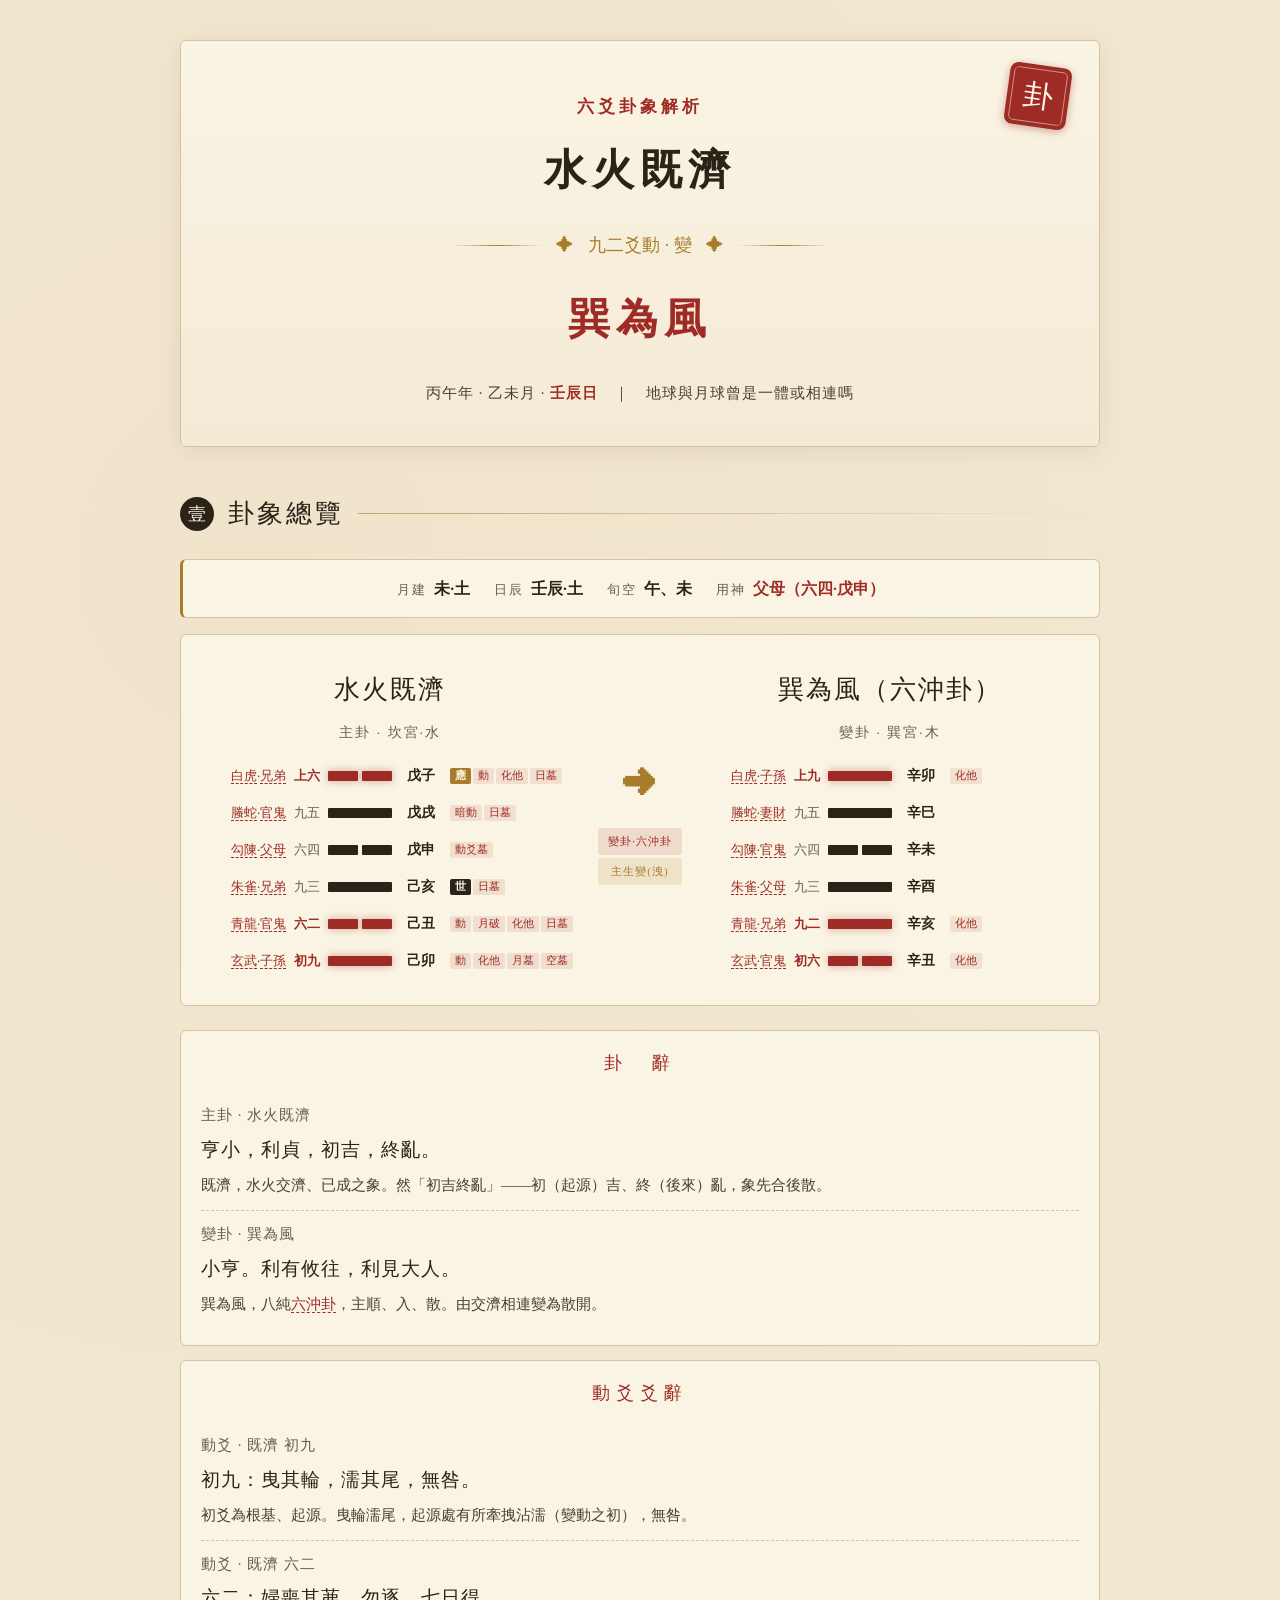
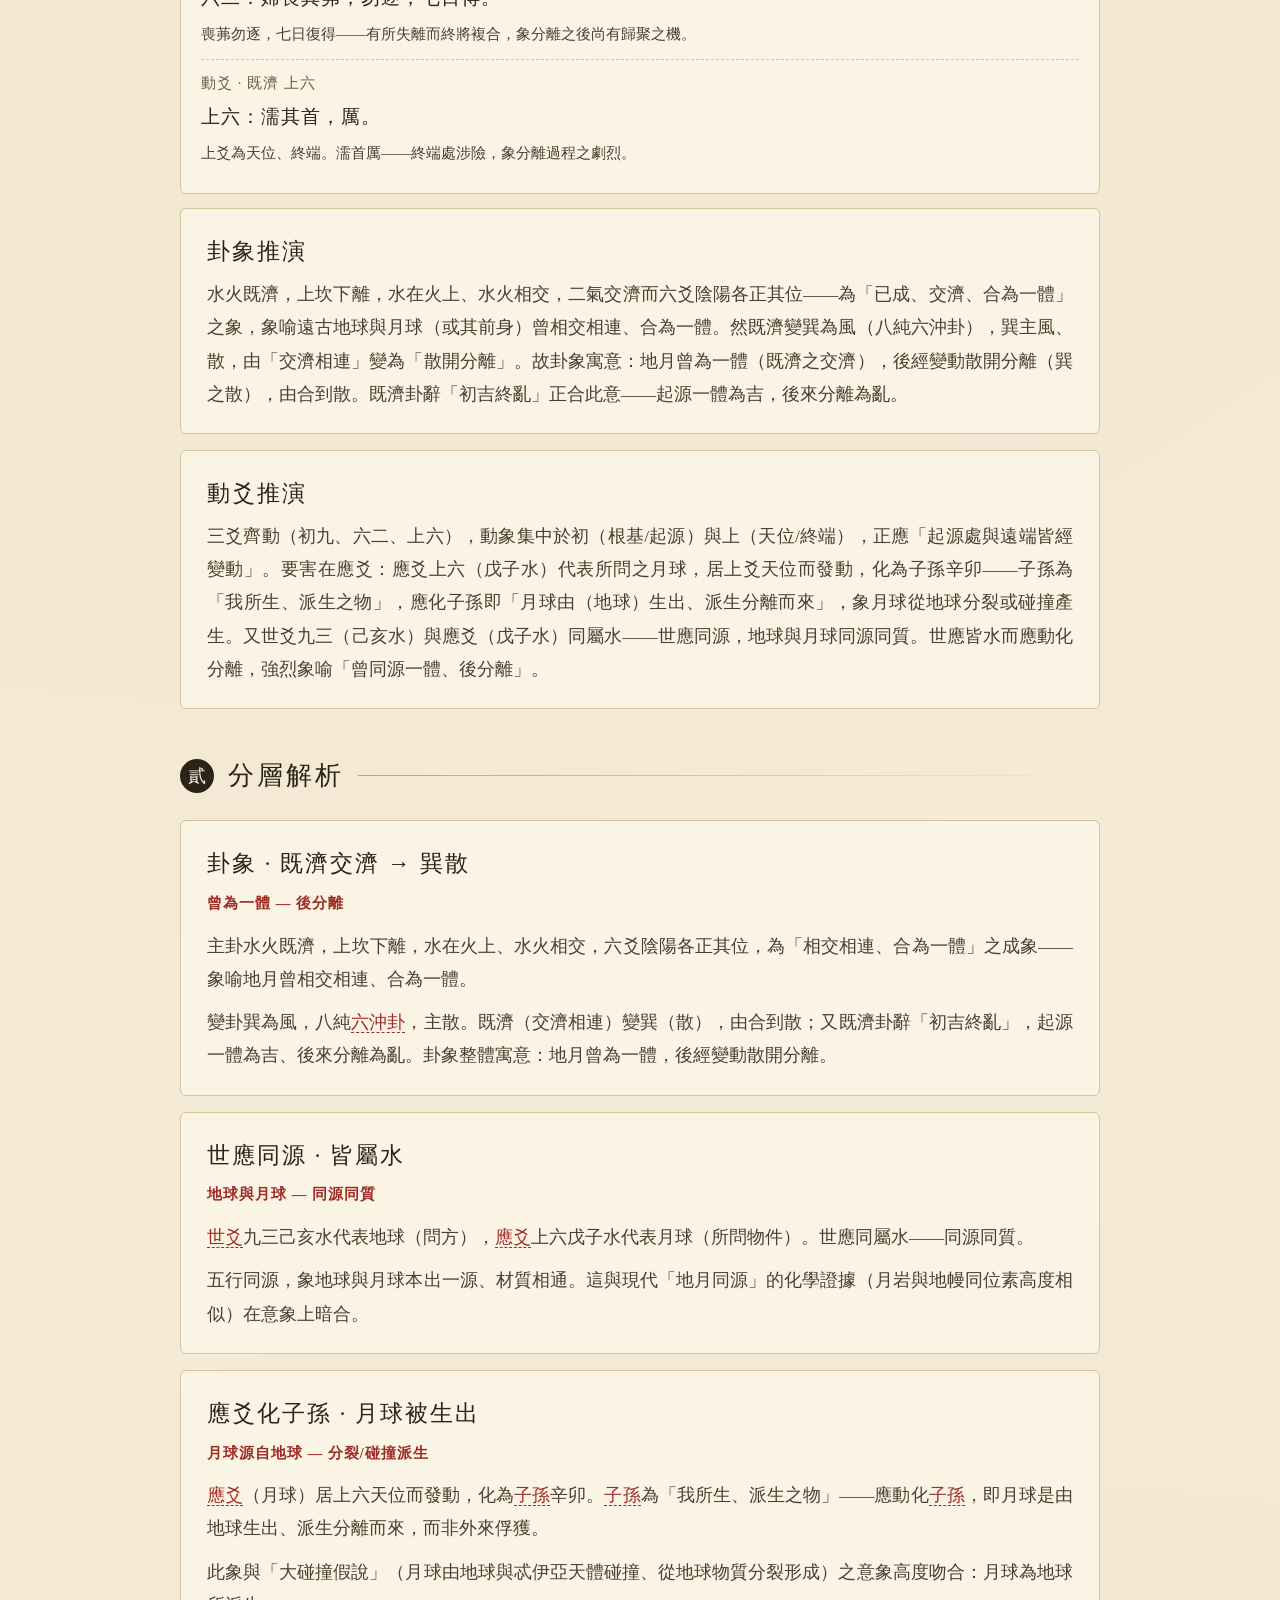
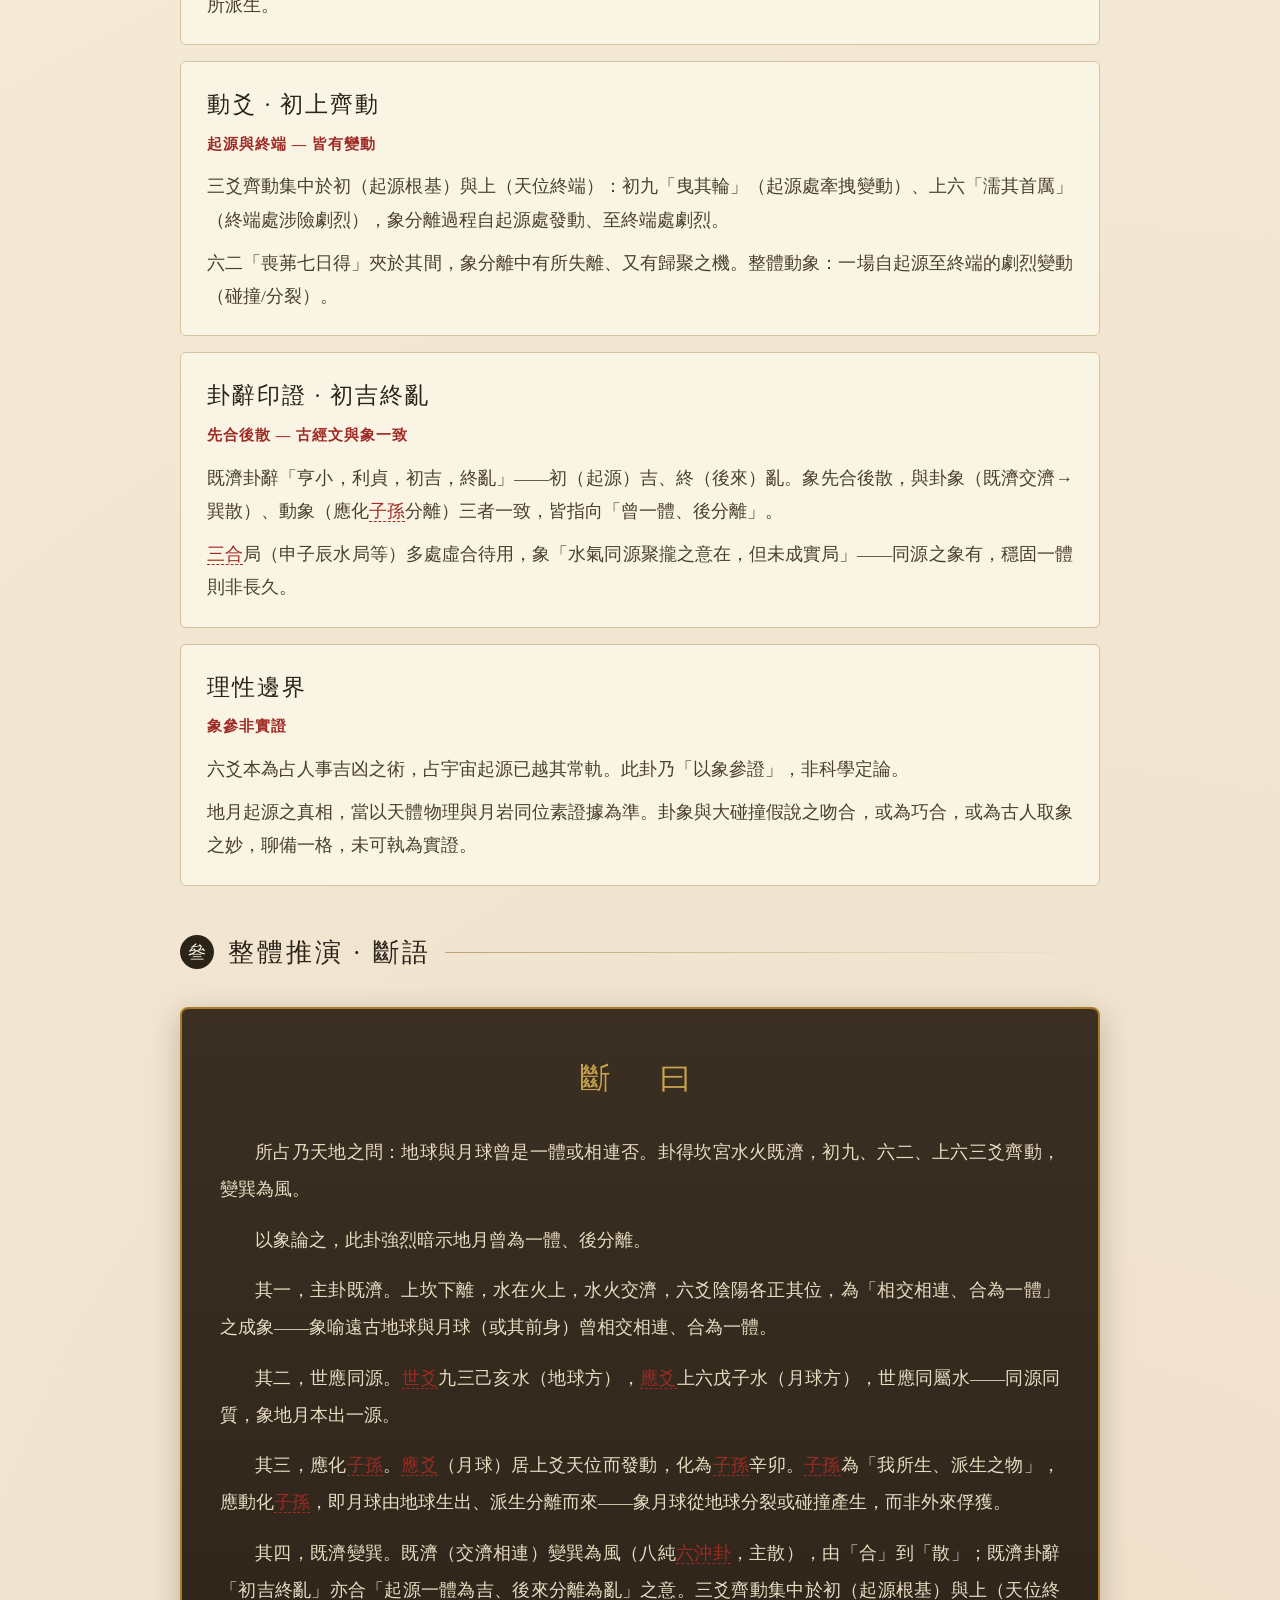
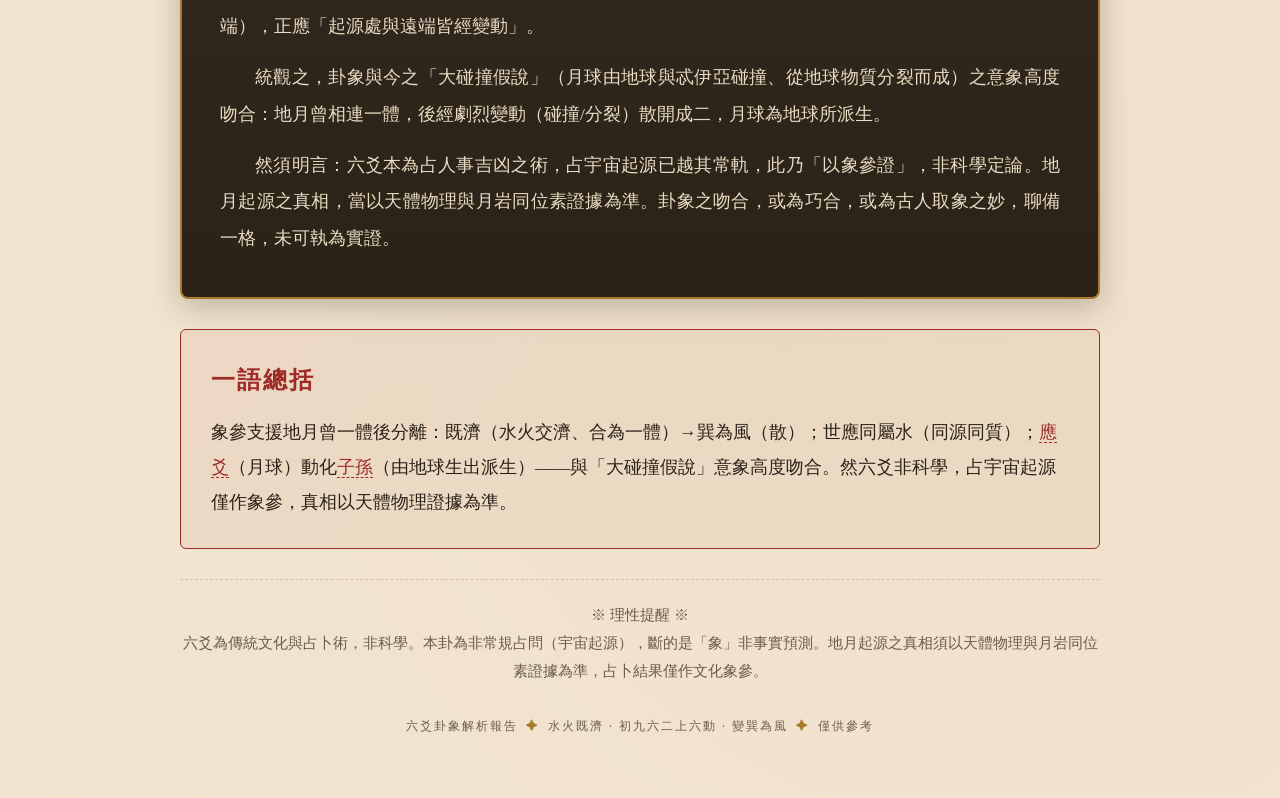
<file: docs/reports/02-地月起源.html>
<!DOCTYPE html>
<html lang="zh-CN"><head><meta charset="UTF-8">
<meta name="viewport" content="width=device-width,initial-scale=1.0">
<title>地月起源 · 水火既濟 · 初九六二上六動 · 變巽為風</title>
<style>
:root{
  --paper:#f4ead5; --paper-light:#faf4e4;
  --ink:#2b2218; --ink-soft:#4a3f30; --ink-fade:#6b5d48;
  --vermilion:#9e2b25; --vermilion-bright:#c0392b;
  --gold:#a87c2a; --gold-bright:#c9a44c;
  --jade:#4f6f57; --border:#d4c4a0; --border-strong:#bda672;
}
*{box-sizing:border-box;margin:0;padding:0}
body{
  font-family:'Noto Serif SC','Songti SC','SimSun',serif;
  background:radial-gradient(circle at 20% 10%,rgba(168,124,42,.06),transparent 40%),
             radial-gradient(circle at 80% 90%,rgba(158,43,37,.05),transparent 45%),var(--paper);
  color:var(--ink);line-height:1.9;font-size:17.5px;padding:40px 20px 60px;
}
.wrap{max-width:920px;margin:0 auto}
.header{text-align:center;padding:50px 30px 40px;background:linear-gradient(180deg,var(--paper-light),var(--paper));
  border:1px solid var(--border);border-radius:6px;position:relative;overflow:hidden;box-shadow:0 4px 24px rgba(60,40,10,.08)}
.seal{position:absolute;top:24px;right:30px;width:62px;height:62px;background:var(--vermilion);color:#fff7e8;
  font-family:'KaiTi',serif;font-size:30px;display:flex;align-items:center;justify-content:center;border-radius:8px;
  transform:rotate(8deg);box-shadow:0 2px 8px rgba(158,43,37,.4);line-height:1}
.seal::after{content:"";position:absolute;inset:4px;border:1.5px solid rgba(255,247,232,.5);border-radius:5px}
.title-sub{font-size:17px;color:var(--vermilion);letter-spacing:4px;margin-bottom:8px;font-weight:600}
.title-main{font-family:'KaiTi',serif;font-size:42px;color:var(--ink);letter-spacing:6px;margin-bottom:6px}
.title-main.red{color:var(--vermilion)}
.divider{display:flex;align-items:center;justify-content:center;gap:14px;margin:18px 0;color:var(--gold)}
.divider::before,.divider::after{content:"";height:1px;width:90px;background:linear-gradient(90deg,transparent,var(--gold),transparent)}
.info-grid{display:grid;grid-template-columns:repeat(auto-fit,minmax(200px,1fr));gap:14px;margin:24px 0}
.header-meta{margin-top:20px;font-size:14.5px;color:var(--ink-soft);letter-spacing:1px;line-height:1.8}
.header-meta .accent{color:var(--vermilion);font-weight:600}
.term{cursor:pointer;color:var(--vermilion);border-bottom:1px dashed var(--vermilion)}
.term:hover{background:rgba(158,43,37,.06)}
.ytag.term{border-bottom:none}
.popover{position:fixed;display:none;z-index:9999;max-width:320px;padding:14px 16px;background:#fffdf5;border:1px solid var(--border-strong);border-left:3px solid var(--vermilion);border-radius:6px;box-shadow:0 8px 28px rgba(40,30,15,.2);font-size:14px;line-height:1.75;color:var(--ink-soft)}
.popover .pop-title{font-family:'KaiTi',serif;font-size:16px;color:var(--vermilion);margin-bottom:6px;letter-spacing:1px;display:flex;justify-content:space-between;align-items:center}
.popover .pop-close{cursor:pointer;color:var(--ink-fade);font-size:18px;font-weight:400;margin-left:12px}
.popover .pop-text{color:var(--ink-soft)}
.info-card{background:var(--paper-light);border:1px solid var(--border);border-left:3px solid var(--gold);border-radius:4px;padding:16px 18px}
.info-card .label{font-size:13.5px;color:var(--ink-fade);letter-spacing:2px;margin-bottom:6px}
.info-card .value{font-size:17.5px;color:var(--ink);font-weight:600}
.info-card .value .accent{color:var(--vermilion)}
.section{margin:42px 0 20px}
.section-title{display:flex;align-items:center;gap:14px;margin-bottom:20px}
.section-title .num{width:34px;height:34px;background:var(--ink);color:var(--paper-light);font-family:'KaiTi',serif;
  font-size:18px;display:flex;align-items:center;justify-content:center;border-radius:50%;flex-shrink:0}
.section-title h2{font-family:'KaiTi',serif;font-size:26px;color:var(--ink);letter-spacing:3px;font-weight:400}
.section-title .line{flex:1;height:1px;background:linear-gradient(90deg,var(--border-strong),transparent)}
.meta-bar{display:flex;flex-wrap:wrap;justify-content:center;gap:12px 24px;padding:14px 20px;background:var(--paper-light);border:1px solid var(--border);border-left:3px solid var(--gold);border-radius:6px;margin-bottom:16px}
.meta-item{display:inline-flex;align-items:baseline;gap:7px}
.meta-k{font-size:12.5px;color:var(--ink-fade);letter-spacing:2px}
.meta-v{font-size:15.5px;color:var(--ink);font-weight:600}
.meta-v.accent{color:var(--vermilion)}
.hex-display{display:flex;align-items:center;justify-content:center;gap:24px;padding:30px 16px;
  background:var(--paper-light);border:1px solid var(--border);border-radius:6px;margin-bottom:24px;overflow-x:auto}
.hex-block{text-align:center}
.hex-mid{display:flex;flex-direction:column;align-items:center;gap:8px;flex-shrink:0;max-width:100px}
.hex-mid .gua-tags{margin:0;text-align:center}
.hex-mid .gua-tags .tag{display:block;margin:3px 0;font-size:11px;letter-spacing:1px}
.gua-name{font-family:'KaiTi',serif;font-size:26px;color:var(--ink);margin-bottom:6px;letter-spacing:2px}
.gua-tag{font-size:13.5px;color:var(--ink-fade);margin-bottom:16px;letter-spacing:2px}
.hex-lines{display:flex;flex-direction:column;gap:9px;align-items:center}
.yao{display:flex;align-items:center;gap:7px;width:368px;min-height:28px}
.yao .yleft{font-size:13px;color:var(--ink-soft);width:80px;text-align:right;flex-shrink:0;white-space:nowrap}
.yao .pos{font-size:13px;color:var(--ink-fade);width:28px;text-align:center;flex-shrink:0}
.yao .bars{width:64px;display:flex;justify-content:space-between;align-items:center;height:10px;flex-shrink:0}
.yao .bars .b{height:10px;background:var(--ink);border-radius:1px}
.yao .bars.solid .b{width:64px}
.yao .bars.split .b{width:30px}
.yao .yright{font-size:14px;color:var(--ink);width:44px;flex-shrink:0;white-space:nowrap;font-weight:600}
.yao .ytags{width:124px;display:flex;flex-wrap:wrap;gap:2px;align-items:center}
.yao .ytag{font-size:10.5px;padding:1px 5px;border-radius:2px;background:rgba(158,43,37,.1);color:var(--vermilion);white-space:nowrap;line-height:1.4}
.yao .ytag.shi{background:var(--ink);color:var(--paper-light);font-weight:600}
.yao .ytag.ying{background:var(--gold);color:#fff7e8;font-weight:600}
.yao.moving .b{background:var(--vermilion);box-shadow:0 0 8px rgba(158,43,37,.4)}
.yao.moving .pos{color:var(--vermilion);font-weight:600}
.arrow{font-size:34px;color:var(--gold)}
.board{background:var(--paper-light);border:1px solid var(--border-strong);border-radius:6px;overflow:hidden;box-shadow:0 2px 12px rgba(60,40,10,.06)}
.board table{width:100%;border-collapse:collapse;font-size:14.5px}
.board th{background:var(--ink);color:var(--paper-light);padding:12px 8px;font-weight:600;letter-spacing:2px;font-size:13px}
.board td{padding:13px 8px;text-align:center;border-bottom:1px solid var(--border)}
.board tr:last-child td{border-bottom:none}
.board tr:nth-child(even) td{background:rgba(168,124,42,.04)}
.board tr.moving td{background:rgba(158,43,37,.07)}
.board .ys{color:var(--vermilion);font-weight:700}
.board .sy{font-weight:700}
.tag{display:inline-block;font-size:11.5px;padding:2px 7px;border-radius:3px;margin:1px;letter-spacing:1px}
.tag-red{background:rgba(158,43,37,.12);color:var(--vermilion)}
.tag-jade{background:rgba(79,111,87,.12);color:var(--jade)}
.tag-gold{background:rgba(168,124,42,.15);color:var(--gold)}
.params{display:grid;grid-template-columns:repeat(auto-fit,minmax(160px,1fr));gap:10px;margin:20px 0}
.param{background:var(--paper-light);border:1px solid var(--border);border-radius:4px;padding:12px 14px;text-align:center}
.param .k{font-size:12.5px;color:var(--ink-fade);letter-spacing:2px;margin-bottom:4px}
.param .v{font-size:15.5px;color:var(--ink);font-weight:600}
.param .v.red{color:var(--vermilion)}
.card{background:var(--paper-light);border:1px solid var(--border);border-radius:6px;padding:22px 26px;margin-bottom:16px}
.card .ct{font-family:'KaiTi',serif;font-size:22.5px;color:var(--ink);margin-bottom:4px;letter-spacing:2px}
.card .cs{font-size:14.5px;color:var(--vermilion);margin-bottom:12px;letter-spacing:1px;font-weight:600}
.card p{color:var(--ink-soft);margin-bottom:10px;text-align:justify}
.card p:last-child{margin-bottom:0}
.ci-block{background:var(--paper-light);border:1px solid var(--border);border-radius:6px;padding:16px 20px;margin-bottom:14px}
.ci-cap{font-family:'KaiTi',serif;font-size:17.5px;color:var(--vermilion);letter-spacing:6px;margin-bottom:12px;text-align:center}
.ci-item{padding:10px 0;border-bottom:1px dashed var(--border)}
.ci-item:last-child{border-bottom:none}
.ci-label{font-size:14.5px;color:var(--ink-fade);margin-bottom:5px;letter-spacing:1px}
.ci-text{font-family:'KaiTi','STKaiti',serif;font-size:18.5px;color:var(--ink);margin-bottom:6px;letter-spacing:1px;line-height:1.7}
.ci-note{font-size:15px;color:var(--ink-soft);line-height:1.85}
.gua-tags{text-align:center;margin:-6px 0 20px}
.gua-tags .tag{font-size:13px;padding:3px 10px}
.mini-table{width:100%;border-collapse:collapse;margin:10px 0;font-size:14px}
.mini-table td{padding:8px 10px;border-bottom:1px dashed var(--border);vertical-align:top}
.mini-table td:first-child{color:var(--vermilion);font-weight:600;white-space:nowrap}
.verdict{background:linear-gradient(180deg,#3a2f22,#2b2218);border:2px solid var(--gold);border-radius:8px;
  padding:40px 38px;margin:30px 0;color:#f0e6d0;box-shadow:0 8px 30px rgba(40,30,15,.25)}
.verdict-title{text-align:center;font-family:'KaiTi',serif;font-size:30px;color:var(--gold-bright);letter-spacing:10px;margin-bottom:28px}
.verdict-body{font-size:17.5px;line-height:2.1;color:#e8dcc2;text-indent:2em;text-align:justify}
.verdict-body p{margin-bottom:14px}
.verdict-body p:last-child{margin-bottom:0}
.summary{background:linear-gradient(135deg,rgba(158,43,37,.06),rgba(168,124,42,.06));border:1.5px solid var(--vermilion);
  border-radius:6px;padding:28px 30px;margin:30px 0}
.summary h3{font-family:'KaiTi',serif;font-size:24px;color:var(--vermilion);margin-bottom:12px;letter-spacing:2px}
.summary p{color:var(--ink);font-size:17.5px;line-height:2}
.notice{text-align:center;font-size:14.5px;color:var(--ink-fade);border-top:1px dashed var(--border);padding-top:22px;margin-top:30px;line-height:1.9}
.footer{text-align:center;margin-top:30px;font-size:12px;color:var(--ink-fade);letter-spacing:2px}
.footer .orn{color:var(--gold);margin:0 8px}
@keyframes fadeUp{from{opacity:0;transform:translateY(16px)}to{opacity:1;transform:none}}
.header,.hex-display,.board,.card,.verdict,.summary{animation:fadeUp .7s ease both}
@media(max-width:600px){body{padding:20px 12px 40px}.title-main{font-size:32px}.board{overflow-x:auto}.board table{min-width:560px}}
</style></head><body><div class="wrap">

<header class="header">
  <div class="seal">卦</div>
  <div class="title-sub">六爻卦象解析</div>
  <h1 class="title-main">水火既濟</h1>
  <div class="divider"><span>✦</span><span>九二爻動 · 變</span><span>✦</span></div>
  <h1 class="title-main red">巽為風</h1>
  <div class="header-meta">丙午年 · 乙未月 · <span class="accent">壬辰日</span>　｜　地球與月球曾是一體或相連嗎</div>
</header>

<div class="section">
  <div class="section-title"><div class="num">壹</div><h2>卦象總覽</h2><div class="line"></div></div>
  <div class="meta-bar"><span class="meta-item"><span class="meta-k">月建</span><span class="meta-v">未·土</span></span><span class="meta-item"><span class="meta-k">日辰</span><span class="meta-v">壬辰·土</span></span><span class="meta-item"><span class="meta-k">旬空</span><span class="meta-v">午、未</span></span><span class="meta-item"><span class="meta-k">用神</span><span class="meta-v accent">父母（六四·戊申）</span></span></div>
  <div class="hex-display"><div class="hex-block"><div class="gua-name">水火既濟</div><div class="gua-tag">主卦 · 坎宮·水</div><div class="hex-lines"><div class="yao moving"><span class="yleft"><span class="term" data-term="白虎" tabindex="0">白虎</span>·<span class="term" data-term="兄弟" tabindex="0">兄弟</span></span><span class="pos">上六</span><div class="bars split"><span class="b"></span><span class="b"></span></div><span class="yright">戊子</span><span class="ytags"><span class="ytag ying term" data-term="應爻" tabindex="0">應</span><span class="ytag">動</span><span class="ytag term" data-term="化他" tabindex="0">化他</span><span class="ytag term" data-term="日墓" tabindex="0">日墓</span></span></div><div class="yao"><span class="yleft"><span class="term" data-term="螣蛇" tabindex="0">螣蛇</span>·<span class="term" data-term="官鬼" tabindex="0">官鬼</span></span><span class="pos">九五</span><div class="bars solid"><span class="b"></span></div><span class="yright">戊戌</span><span class="ytags"><span class="ytag term" data-term="暗動" tabindex="0">暗動</span><span class="ytag term" data-term="日墓" tabindex="0">日墓</span></span></div><div class="yao"><span class="yleft"><span class="term" data-term="勾陳" tabindex="0">勾陳</span>·<span class="term" data-term="父母" tabindex="0">父母</span></span><span class="pos">六四</span><div class="bars split"><span class="b"></span><span class="b"></span></div><span class="yright">戊申</span><span class="ytags"><span class="ytag term" data-term="動爻墓" tabindex="0">動爻墓</span></span></div><div class="yao"><span class="yleft"><span class="term" data-term="朱雀" tabindex="0">朱雀</span>·<span class="term" data-term="兄弟" tabindex="0">兄弟</span></span><span class="pos">九三</span><div class="bars solid"><span class="b"></span></div><span class="yright">己亥</span><span class="ytags"><span class="ytag shi term" data-term="世爻" tabindex="0">世</span><span class="ytag term" data-term="日墓" tabindex="0">日墓</span></span></div><div class="yao moving"><span class="yleft"><span class="term" data-term="青龍" tabindex="0">青龍</span>·<span class="term" data-term="官鬼" tabindex="0">官鬼</span></span><span class="pos">六二</span><div class="bars split"><span class="b"></span><span class="b"></span></div><span class="yright">己丑</span><span class="ytags"><span class="ytag">動</span><span class="ytag term" data-term="月破" tabindex="0">月破</span><span class="ytag term" data-term="化他" tabindex="0">化他</span><span class="ytag term" data-term="日墓" tabindex="0">日墓</span></span></div><div class="yao moving"><span class="yleft"><span class="term" data-term="玄武" tabindex="0">玄武</span>·<span class="term" data-term="子孫" tabindex="0">子孫</span></span><span class="pos">初九</span><div class="bars solid"><span class="b"></span></div><span class="yright">己卯</span><span class="ytags"><span class="ytag">動</span><span class="ytag term" data-term="化他" tabindex="0">化他</span><span class="ytag term" data-term="月墓" tabindex="0">月墓</span><span class="ytag term" data-term="空墓" tabindex="0">空墓</span></span></div></div></div><div class="hex-mid"><div class="arrow">➜</div><div class="gua-tags"><span class="tag tag-red">變卦·六沖卦</span><span class="tag tag-gold">主生變(洩)</span></div></div><div class="hex-block"><div class="gua-name">巽為風（六沖卦）</div><div class="gua-tag">變卦 · 巽宮·木</div><div class="hex-lines"><div class="yao moving"><span class="yleft"><span class="term" data-term="白虎" tabindex="0">白虎</span>·<span class="term" data-term="子孫" tabindex="0">子孫</span></span><span class="pos">上九</span><div class="bars solid"><span class="b"></span></div><span class="yright">辛卯</span><span class="ytags"><span class="ytag term" data-term="化他" tabindex="0">化他</span></span></div><div class="yao"><span class="yleft"><span class="term" data-term="螣蛇" tabindex="0">螣蛇</span>·<span class="term" data-term="妻財" tabindex="0">妻財</span></span><span class="pos">九五</span><div class="bars solid"><span class="b"></span></div><span class="yright">辛巳</span><span class="ytags"></span></div><div class="yao"><span class="yleft"><span class="term" data-term="勾陳" tabindex="0">勾陳</span>·<span class="term" data-term="官鬼" tabindex="0">官鬼</span></span><span class="pos">六四</span><div class="bars split"><span class="b"></span><span class="b"></span></div><span class="yright">辛未</span><span class="ytags"></span></div><div class="yao"><span class="yleft"><span class="term" data-term="朱雀" tabindex="0">朱雀</span>·<span class="term" data-term="父母" tabindex="0">父母</span></span><span class="pos">九三</span><div class="bars solid"><span class="b"></span></div><span class="yright">辛酉</span><span class="ytags"></span></div><div class="yao moving"><span class="yleft"><span class="term" data-term="青龍" tabindex="0">青龍</span>·<span class="term" data-term="兄弟" tabindex="0">兄弟</span></span><span class="pos">九二</span><div class="bars solid"><span class="b"></span></div><span class="yright">辛亥</span><span class="ytags"><span class="ytag term" data-term="化他" tabindex="0">化他</span></span></div><div class="yao moving"><span class="yleft"><span class="term" data-term="玄武" tabindex="0">玄武</span>·<span class="term" data-term="官鬼" tabindex="0">官鬼</span></span><span class="pos">初六</span><div class="bars split"><span class="b"></span><span class="b"></span></div><span class="yright">辛丑</span><span class="ytags"><span class="ytag term" data-term="化他" tabindex="0">化他</span></span></div></div></div></div>
  <div class="ci-block"><div class="ci-cap">卦　辭</div><div class="ci-item"><div class="ci-label">主卦 · 水火既濟</div><div class="ci-text">亨小，利貞，初吉，終亂。</div><div class="ci-note">既濟，水火交濟、已成之象。然「初吉終亂」——初（起源）吉、終（後來）亂，象先合後散。</div></div><div class="ci-item"><div class="ci-label">變卦 · 巽為風</div><div class="ci-text">小亨。利有攸往，利見大人。</div><div class="ci-note">巽為風，八純<span class="term" data-term="六沖卦" tabindex="0">六沖卦</span>，主順、入、散。由交濟相連變為散開。</div></div></div><div class="ci-block"><div class="ci-cap">動爻爻辭</div><div class="ci-item"><div class="ci-label">動爻 · 既濟 初九</div><div class="ci-text">初九：曳其輪，濡其尾，無咎。</div><div class="ci-note">初爻為根基、起源。曳輪濡尾，起源處有所牽拽沾濡（變動之初），無咎。</div></div><div class="ci-item"><div class="ci-label">動爻 · 既濟 六二</div><div class="ci-text">六二：婦喪其茀，勿逐，七日得。</div><div class="ci-note">喪茀勿逐，七日復得——有所失離而終將複合，象分離之後尚有歸聚之機。</div></div><div class="ci-item"><div class="ci-label">動爻 · 既濟 上六</div><div class="ci-text">上六：濡其首，厲。</div><div class="ci-note">上爻為天位、終端。濡首厲——終端處涉險，象分離過程之劇烈。</div></div></div><div class="card"><div class="ct">卦象推演</div><p>水火既濟，上坎下離，水在火上、水火相交，二氣交濟而六爻陰陽各正其位——為「已成、交濟、合為一體」之象，象喻遠古地球與月球（或其前身）曾相交相連、合為一體。然既濟變巽為風（八純六沖卦），巽主風、散，由「交濟相連」變為「散開分離」。故卦象寓意：地月曾為一體（既濟之交濟），後經變動散開分離（巽之散），由合到散。既濟卦辭「初吉終亂」正合此意——起源一體為吉，後來分離為亂。</p></div><div class="card"><div class="ct">動爻推演</div><p>三爻齊動（初九、六二、上六），動象集中於初（根基/起源）與上（天位/終端），正應「起源處與遠端皆經變動」。要害在應爻：應爻上六（戊子水）代表所問之月球，居上爻天位而發動，化為子孫辛卯——子孫為「我所生、派生之物」，應化子孫即「月球由（地球）生出、派生分離而來」，象月球從地球分裂或碰撞產生。又世爻九三（己亥水）與應爻（戊子水）同屬水——世應同源，地球與月球同源同質。世應皆水而應動化分離，強烈象喻「曾同源一體、後分離」。</p></div>
</div>

<div class="section">
  <div class="section-title"><div class="num">貳</div><h2>分層解析</h2><div class="line"></div></div>
  <div class="card"><div class="ct">卦象 · 既濟交濟 → 巽散</div><div class="cs">曾為一體 — 後分離</div><p>主卦水火既濟，上坎下離，水在火上、水火相交，六爻陰陽各正其位，為「相交相連、合為一體」之成象——象喻地月曾相交相連、合為一體。</p><p>變卦巽為風，八純<span class="term" data-term="六沖卦" tabindex="0">六沖卦</span>，主散。既濟（交濟相連）變巽（散），由合到散；又既濟卦辭「初吉終亂」，起源一體為吉、後來分離為亂。卦象整體寓意：地月曾為一體，後經變動散開分離。</p></div><div class="card"><div class="ct">世應同源 · 皆屬水</div><div class="cs">地球與月球 — 同源同質</div><p><span class="term" data-term="世爻" tabindex="0">世爻</span>九三己亥水代表地球（問方），<span class="term" data-term="應爻" tabindex="0">應爻</span>上六戊子水代表月球（所問物件）。世應同屬水——同源同質。</p><p>五行同源，象地球與月球本出一源、材質相通。這與現代「地月同源」的化學證據（月岩與地幔同位素高度相似）在意象上暗合。</p></div><div class="card"><div class="ct">應爻化子孫 · 月球被生出</div><div class="cs">月球源自地球 — 分裂/碰撞派生</div><p><span class="term" data-term="應爻" tabindex="0">應爻</span>（月球）居上六天位而發動，化為<span class="term" data-term="子孫" tabindex="0">子孫</span>辛卯。<span class="term" data-term="子孫" tabindex="0">子孫</span>為「我所生、派生之物」——應動化<span class="term" data-term="子孫" tabindex="0">子孫</span>，即月球是由地球生出、派生分離而來，而非外來俘獲。</p><p>此象與「大碰撞假說」（月球由地球與忒伊亞天體碰撞、從地球物質分裂形成）之意象高度吻合：月球為地球所派生。</p></div><div class="card"><div class="ct">動爻 · 初上齊動</div><div class="cs">起源與終端 — 皆有變動</div><p>三爻齊動集中於初（起源根基）與上（天位終端）：初九「曳其輪」（起源處牽拽變動）、上六「濡其首厲」（終端處涉險劇烈），象分離過程自起源處發動、至終端處劇烈。</p><p>六二「喪茀七日得」夾於其間，象分離中有所失離、又有歸聚之機。整體動象：一場自起源至終端的劇烈變動（碰撞/分裂）。</p></div><div class="card"><div class="ct">卦辭印證 · 初吉終亂</div><div class="cs">先合後散 — 古經文與象一致</div><p>既濟卦辭「亨小，利貞，初吉，終亂」——初（起源）吉、終（後來）亂。象先合後散，與卦象（既濟交濟→巽散）、動象（應化<span class="term" data-term="子孫" tabindex="0">子孫</span>分離）三者一致，皆指向「曾一體、後分離」。</p><p><span class="term" data-term="三合" tabindex="0">三合</span>局（申子辰水局等）多處虛合待用，象「水氣同源聚攏之意在，但未成實局」——同源之象有，穩固一體則非長久。</p></div><div class="card"><div class="ct">理性邊界</div><div class="cs">象參非實證</div><p>六爻本為占人事吉凶之術，占宇宙起源已越其常軌。此卦乃「以象參證」，非科學定論。</p><p>地月起源之真相，當以天體物理與月岩同位素證據為準。卦象與大碰撞假說之吻合，或為巧合，或為古人取象之妙，聊備一格，未可執為實證。</p></div>
</div>

<div class="section">
  <div class="section-title"><div class="num">叄</div><h2>整體推演 · 斷語</h2><div class="line"></div></div>
  <div class="verdict"><div class="verdict-title">斷　曰</div><div class="verdict-body"><p>所占乃天地之問：地球與月球曾是一體或相連否。卦得坎宮水火既濟，初九、六二、上六三爻齊動，變巽為風。</p><p>以象論之，此卦強烈暗示地月曾為一體、後分離。</p><p>其一，主卦既濟。上坎下離，水在火上，水火交濟，六爻陰陽各正其位，為「相交相連、合為一體」之成象——象喻遠古地球與月球（或其前身）曾相交相連、合為一體。</p><p>其二，世應同源。<span class="term" data-term="世爻" tabindex="0">世爻</span>九三己亥水（地球方），<span class="term" data-term="應爻" tabindex="0">應爻</span>上六戊子水（月球方），世應同屬水——同源同質，象地月本出一源。</p><p>其三，應化<span class="term" data-term="子孫" tabindex="0">子孫</span>。<span class="term" data-term="應爻" tabindex="0">應爻</span>（月球）居上爻天位而發動，化為<span class="term" data-term="子孫" tabindex="0">子孫</span>辛卯。<span class="term" data-term="子孫" tabindex="0">子孫</span>為「我所生、派生之物」，應動化<span class="term" data-term="子孫" tabindex="0">子孫</span>，即月球由地球生出、派生分離而來——象月球從地球分裂或碰撞產生，而非外來俘獲。</p><p>其四，既濟變巽。既濟（交濟相連）變巽為風（八純<span class="term" data-term="六沖卦" tabindex="0">六沖卦</span>，主散），由「合」到「散」；既濟卦辭「初吉終亂」亦合「起源一體為吉、後來分離為亂」之意。三爻齊動集中於初（起源根基）與上（天位終端），正應「起源處與遠端皆經變動」。</p><p>統觀之，卦象與今之「大碰撞假說」（月球由地球與忒伊亞碰撞、從地球物質分裂而成）之意象高度吻合：地月曾相連一體，後經劇烈變動（碰撞/分裂）散開成二，月球為地球所派生。</p><p>然須明言：六爻本為占人事吉凶之術，占宇宙起源已越其常軌，此乃「以象參證」，非科學定論。地月起源之真相，當以天體物理與月岩同位素證據為準。卦象之吻合，或為巧合，或為古人取象之妙，聊備一格，未可執為實證。</p></div></div>
</div>

<div class="summary">
  <h3>一語總括</h3>
  <p>象參支援地月曾一體後分離：既濟（水火交濟、合為一體）→巽為風（散）；世應同屬水（同源同質）；<span class="term" data-term="應爻" tabindex="0">應爻</span>（月球）動化<span class="term" data-term="子孫" tabindex="0">子孫</span>（由地球生出派生）——與「大碰撞假說」意象高度吻合。然六爻非科學，占宇宙起源僅作象參，真相以天體物理證據為準。</p>
</div>

<div class="notice">※ 理性提醒 ※<br>六爻為傳統文化與占卜術，非科學。本卦為非常規占問（宇宙起源），斷的是「象」非事實預測。地月起源之真相須以天體物理與月岩同位素證據為準，占卜結果僅作文化象參。</div>

<div class="footer">六爻卦象解析報告<span class="orn">✦</span>水火既濟 · 初九六二上六動 · 變巽為風<span class="orn">✦</span>僅供參考</div>

<div id="termPop" class="popover"></div>
<script>const GLOSSARY={"暗動": "靜爻被日辰沖，若該爻旺相則為「暗動」——被激發而暗中發力、有用；若休囚則為日破（沖散無用）。", "月破": "月建所沖之爻。一月之內衰敗、無用，過月即復。忌神月破為吉（阻力被破），用神月破為凶。", "日破": "休囚衰弱之靜爻被日辰沖，沖散無用。與暗動相對：旺相逢沖為暗動，休囚逢沖為日破。", "空亡": "即旬空。以日辰查所在旬空的兩個地支，空亡之爻旺不為真空、衰則為空。日月建本身不以空論。", "旬空": "即空亡。甲子旬空戌亥、甲申旬空午未……空亡之爻待填實或沖日方有用。", "真空": "空亡之爻恰為當季死地：春土、夏金、秋木、冬火為真空，到底全空；四季月（辰戌丑未）無真空。", "化進神": "動爻化為同五行的前進地支（如寅→卯、巳→午），主增益、前進、壯大。", "化退神": "動爻化為同五行的後退地支（如卯→寅、午→巳），主減退、退縮、衰減。", "化回頭生": "動爻變出之爻回頭生扶動爻本身（變爻生動爻），力量增強，吉。", "化回頭克": "動爻變出之爻回頭剋制動爻本身（變爻克動爻），力量受損，凶。", "入墓": "爻入五行墓庫（木墓未、火墓戌、金墓丑、水墓辰），主困束、暫不出頭、力量被封存，待沖方出。", "月墓": "爻入月建之墓庫（月建地支恰為該爻五行墓庫），主月內困束。", "空墓": "所入之墓庫恰落旬空，墓不牢，困束是虛的、易脫，非死局。", "三合": "三支合局：申子辰水、亥卯未木、寅午戌火、巳酉丑金。須三爻齊動方成實局，合力大、專一；單動借日月只算虛合待用。", "六合卦": "一卦之初四、二五、三上三對皆地支六合，主和合、聚攏、持久；占姻緣見合為吉。", "六沖卦": "一卦之初四、二五、三上三對皆相沖，主散、變動、反覆；占吉事不宜。", "反吟": "卦變而呈相沖相剋之象（動爻化回頭沖），主反覆動盪：成而敗、得而失、來而去。", "伏吟": "卦變而六爻地支五行不變，主停滯憂鬱、呻吟不伸，用神旺則沖開可解。", "卦變生克": "主卦宮五行與變卦宮五行的生克：變生/比和為吉，變克主卦為大凶。", "用神": "所占之事對應的六親爻，是全卦核心，取錯則全錯。如男占姻緣以妻財為用。", "元神": "生用神之爻（生我者），生扶用神。須有力方能生；休囚月破化退則「見生不生」。", "忌神": "克用神之爻（克我者）。須有力方能克害；休囚月破化退則「雖動不克」，化凶為吉。", "仇神": "克元神、生忌神之爻，間接害用（制元、助忌）。", "持世": "某六親臨世爻（問卦者自身），如官鬼持世主憂慮負擔，子孫持世主無憂。", "官鬼": "六親之一，主憂慮、壓力、功名、工作、疾病；女占以官鬼為夫。", "妻財": "六親之一，主錢財、財物；男占以妻財為妻/女友。", "子孫": "六親之一，為福德之神、制官鬼解憂、主醫藥、子女。", "父母": "六親之一，主文書、長輩、辛勞、房屋、車馬。", "兄弟": "六親之一，主競爭、劫財、阻隔、同輩。", "青龍": "六神之一（甲乙日起），主喜慶、桃花、文書、財喜、正義。", "朱雀": "六神之一（丙丁日起），主口舌、是非、訊息、文書、通訊。", "勾陳": "六神之一（戊日起），主拖延、牽纏、舊事、田土、糾纏。", "螣蛇": "六神之一（己日起），主虛驚、怪異、夢寐、糾纏、驚恐。", "白虎": "六神之一（庚辛日起），主血光、喪服、疾病、剛猛、兇險。", "玄武": "六神之一（壬癸日起），主闇昧、隱私、欺騙、盜賊、桃花暗情。", "納甲": "給六爻配天干地支之法（乾納甲壬、坤納乙癸……），是裝卦基礎。", "臨日建": "爻之地支與日辰相同，旺相之極，逢沖剋不破（單克單沖）；但月建+動爻群克仍破。", "臨月建": "爻之地支與月建相同，當月之內逢克不傷、逢沖不破。", "世爻": "代表問卦者自身（或所測主體），是斷卦的「我」。", "應爻": "代表對方、所測之人或事，與世爻相對。", "帝旺": "十二長生中力量最旺的階段（如木帝旺於卯），爻臨帝旺為強旺。", "貴而暫弱": "用神臨五爻君位為「貴」（地位尊顯），但受月日製壓為「弱」（能量不足）——貴不等於旺。", "化比和": "動爻變出之爻與動爻同五行、但非進退神，力量維持、無明顯增減。", "化他": "動爻變出之爻與動爻不同五行、且非回頭生克——為動爻生變爻（化洩，力量外洩）或動爻克變爻（化制，費力），均使動爻減損。", "化墓": "動爻變出之爻恰為本身墓庫（自化墓），主變化落入收藏、暫不能落實，待沖墓方出。", "日墓": "爻入日辰之墓（日支為該爻五行墓庫），主當日困束、暫不出頭。", "動爻墓": "卦中動爻之地支為某爻之墓庫，該爻被動爻收藏困束，待沖墓方出。", "動而愈動": "動爻被日辰沖且本身旺相，愈沖愈動、力量激增，主事愈動愈成。", "動而沖散": "動爻被日辰沖且本身衰弱，被沖散、力量潰散，主事動而敗散。"};</script>
<script>
document.addEventListener('click', function(e){
  var pop = document.getElementById('termPop');
  if(e.target.classList.contains('pop-close')){ pop.style.display='none'; return; }
  var t = e.target.closest('.term');
  if(t && t.dataset.term){
    e.stopPropagation();
    var key = t.dataset.term, text = GLOSSARY[key];
    if(!text) return;
    pop.innerHTML = '<div class="pop-title">' + key + '<span class="pop-close">×</span></div><div class="pop-text">' + text + '</div>';
    pop.style.display = 'block';
    var rect = t.getBoundingClientRect();
    var w = pop.offsetWidth, h = pop.offsetHeight;
    var left = Math.min(rect.left, window.innerWidth - w - 16);
    var top = rect.bottom + 8;
    if(top + h > window.innerHeight - 8) top = rect.top - h - 8;
    pop.style.left = Math.max(8, left) + 'px';
    pop.style.top = Math.max(8, top) + 'px';
  } else if(!pop.contains(e.target)){
    pop.style.display = 'none';
  }
});
document.addEventListener('keydown', function(e){ if(e.key==='Escape') document.getElementById('termPop').style.display='none'; });
</script>

</div></body></html>
</file>
